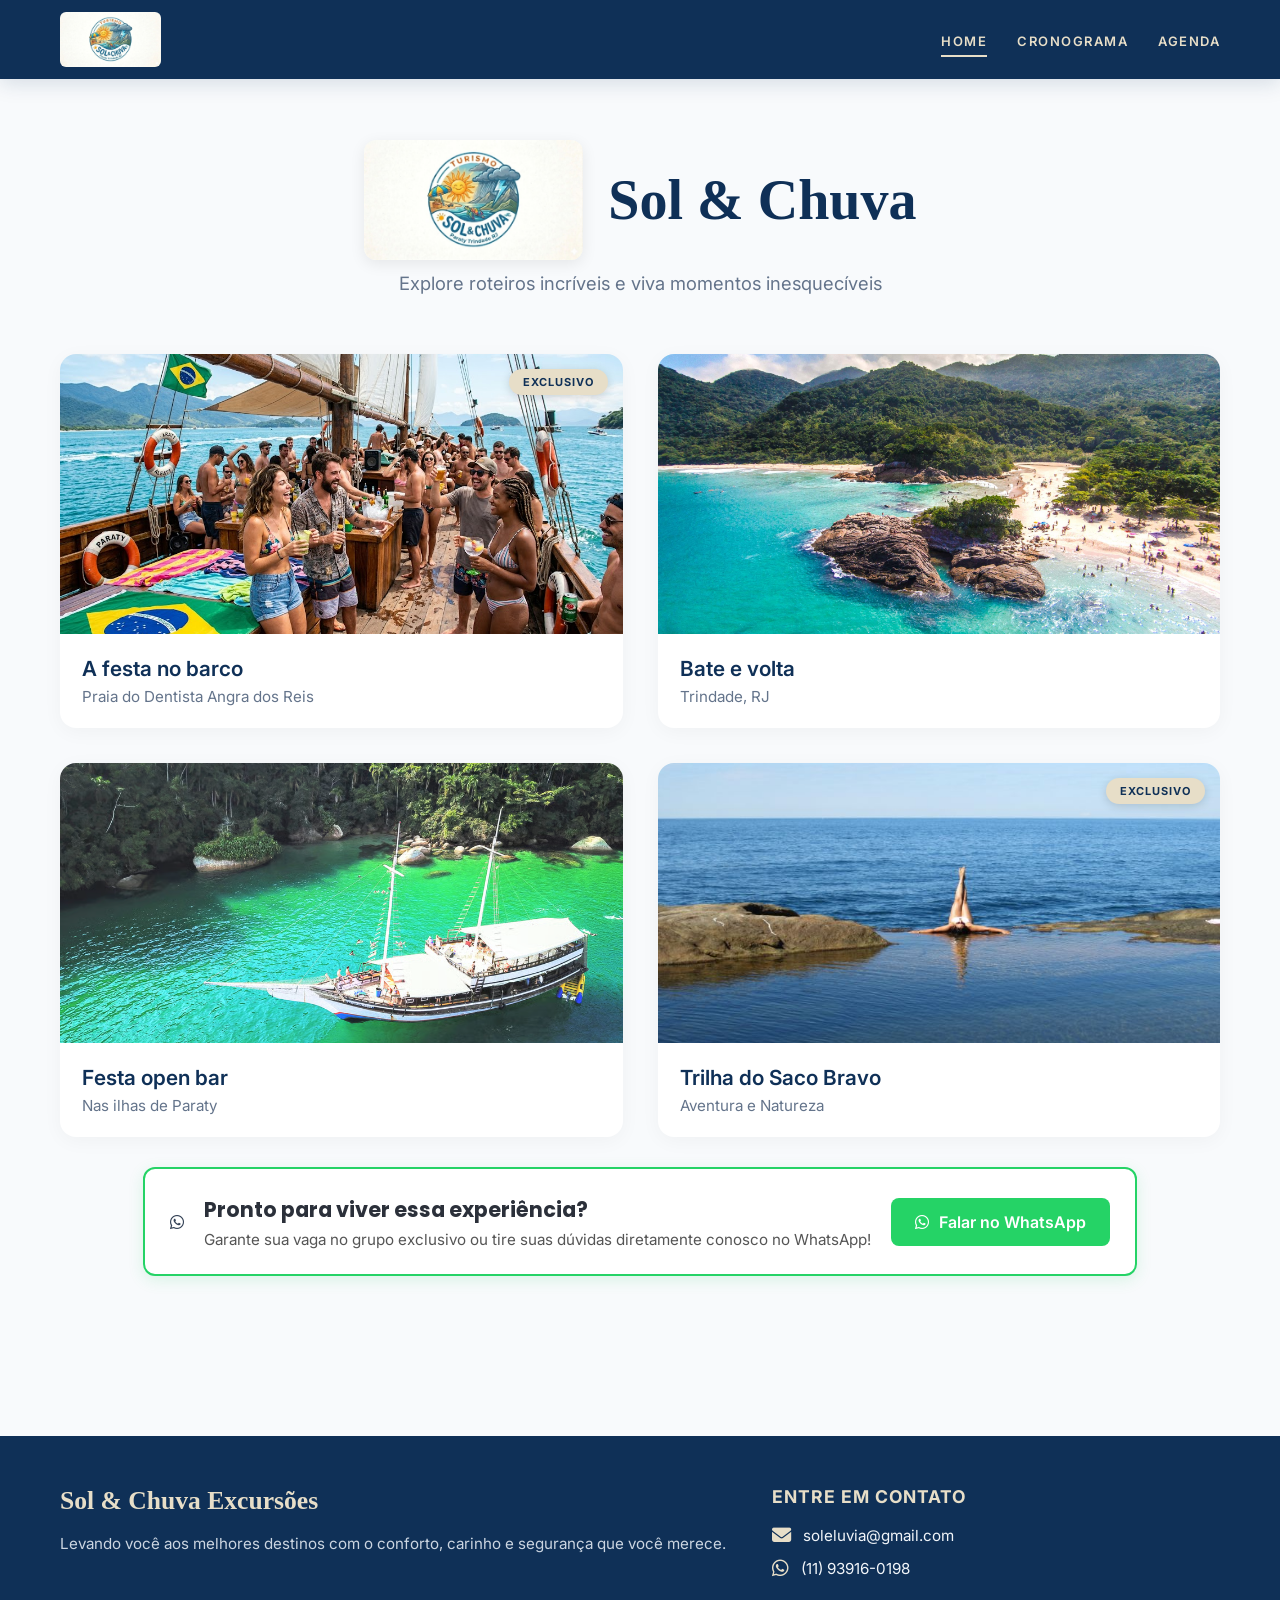
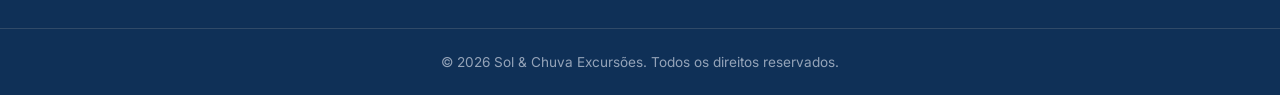
<file: index.html>
<!DOCTYPE html>
<html lang="pt-br">
<head>
    <meta charset="UTF-8">
    <meta name="viewport" content="width=device-width, initial-scale=1.0">
    <title>Excursão Sol & Chuva | Destinos Exclusivos</title>
    <!-- Fontes do Google -->
    <link rel="preconnect" href="https://fonts.googleapis.com">
    <link rel="preconnect" href="https://fonts.gstatic.com" crossorigin>
    <link href="https://fonts.googleapis.com/css2?family=Inter:wght@300;400;500;600;700&family=Poppins:wght@400;500;600&display=swap" rel="stylesheet">
    <!-- Icones FontAwesome -->
    <link rel="stylesheet" href="https://cdnjs.cloudflare.com/ajax/libs/font-awesome/6.4.2/css/all.min.css">
    <!-- Seu Estilo -->
    <link rel="stylesheet" href="in.css">
</head>
<body>

    <header>
        <nav class="menu">
            <div class="logo">
                <img src="soleluvia/sole.jpg" alt="Logo Sol & Chuva">
            </div>

            <div class="mobile-menu-icon" onclick="toggleMenu()">
                <div class="bar"></div>
                <div class="bar"></div>
                <div class="bar"></div>
            </div>
            
            <ul id="nav-list">
                <li><a href="index.html" class="active">Home</a></li>
                <li><a href="crono.html">Cronograma</a></li>
                <li><a href="agenda.html">Agenda</a></li>
                <!--<li><a href="#">Galeria</a></li>-->
            </ul>
        </nav>
    </header>

    <main>
        <!-- Bloco de Apresentação Principal -->
        <section class="hero-section">
            <div class="titulo-principal">
                <img src="soleluvia/sole.jpg" alt="Logo Sol & Chuva" class="logo-main">
                <h1>Sol & Chuva</h1>
            </div>
            <p class="subtitulo">Explore roteiros incríveis e viva momentos inesquecíveis</p>
        </section>

        <!-- Grid de Destinos -->
        <div class="grid-container">
            <!-- CARD 1 -->
            <a href="praia-do-dentista.html" class="card-link">
                <div class="card-excursao">
                    <div class="img-wrapper">
                        <img src="soleluvia/festitona.jpg" alt="Praia do Dentista em Angra dos Reis">
                        <span class="badge-exclusivo">Exclusivo</span>
                    </div>
                    <div class="card-info">
                        <h3>A festa no barco</h3>
                        <p>Praia do Dentista Angra dos Reis</p>
                    </div>
                </div>
            </a>
            
            <!-- CARD 2 -->
            <a href="trindade.html" class="card-link">
                <div class="card-excursao">
                    <div class="img-wrapper">
                        <img src="soleluvia/trindade.jpg" alt="Praia de Trindade em Paraty">
                    </div>
                    <div class="card-info">
                        <h3>Bate e volta</h3>
                        <p>Trindade, RJ</p>
                    </div>
                </div>
            </a>
            
            <!-- CARD 3 -->
            <a href="paraty-ilhas.html" class="card-link">
                <div class="card-excursao">
                    <div class="img-wrapper">
                        <img src="soleluvia/paraty.avif" alt="Ilha dos Cocos em Paraty">
                    </div>
                    <div class="card-info">
                        <h3>Festa open bar</h3>
                        <p>Nas ilhas de Paraty</p>
                    </div>
                </div>
            </a>
            
            <!-- CARD 4 -->
            <a href="saco-bravo.html" class="card-link">
                <div class="card-excursao">
                    <div class="img-wrapper">
                        <img src="soleluvia/bravo.jpg" alt="Cachoeira do Saco Bravo">
                        <span class="badge-exclusivo">Exclusivo</span>
                    </div>
                    <div class="card-info">
                        <h3>Trilha do Saco Bravo</h3>
                        <p>Aventura e Natureza</p>
                    </div>
                </div>
            </a>
        </div>
      <div class="whatsapp-cta-card">
    <div class="cta-icon">
        <i class="fa-brands fa-whatsapp"></i>
    </div>
    <div class="cta-content">
        <h3>Pronto para viver essa experiência?</h3>
        <p>Garante sua vaga no grupo exclusivo ou tire suas dúvidas diretamente conosco no WhatsApp!</p>
    </div>
    <a href="https://wa.me/5511939160198?text=Ol%C3%A1!%20Gostaria%20de%20saber%20mais%20e%20contratar%20o%20pacote%20de%20viagem." target="_blank" class="btn-whatsapp">
        <i class="fa-brands fa-whatsapp"></i> Falar no WhatsApp
    </a>
</div>
    </main>

    <footer>
        <div class="footer-container">
            <div class="footer-brand">
                <h3>Sol & Chuva Excursões</h3>
                <p>Levando você aos melhores destinos com o conforto, carinho e segurança que você merece.</p>
            </div>

            <div class="footer-contacts">
                <h4>Entre em Contato</h4>
                <a href="mailto:soleluvia@gmail.com" class="footer-link">
                    <i class="fa-solid fa-envelope"></i> soleluvia@gmail.com
                </a>
                <a href="https://wa.me/5511939160198" target="_blank" class="footer-link">
                    <i class="fa-brands fa-whatsapp"></i> (11) 93916-0198
                </a>
                
            </div>
        </div>

        <div class="footer-bottom">
            <p>&copy; 2026 Sol & Chuva Excursões. Todos os direitos reservados.</p>
        </div>
    </footer>

    <script src="res.js"></script>
</body>
</html>
</file>
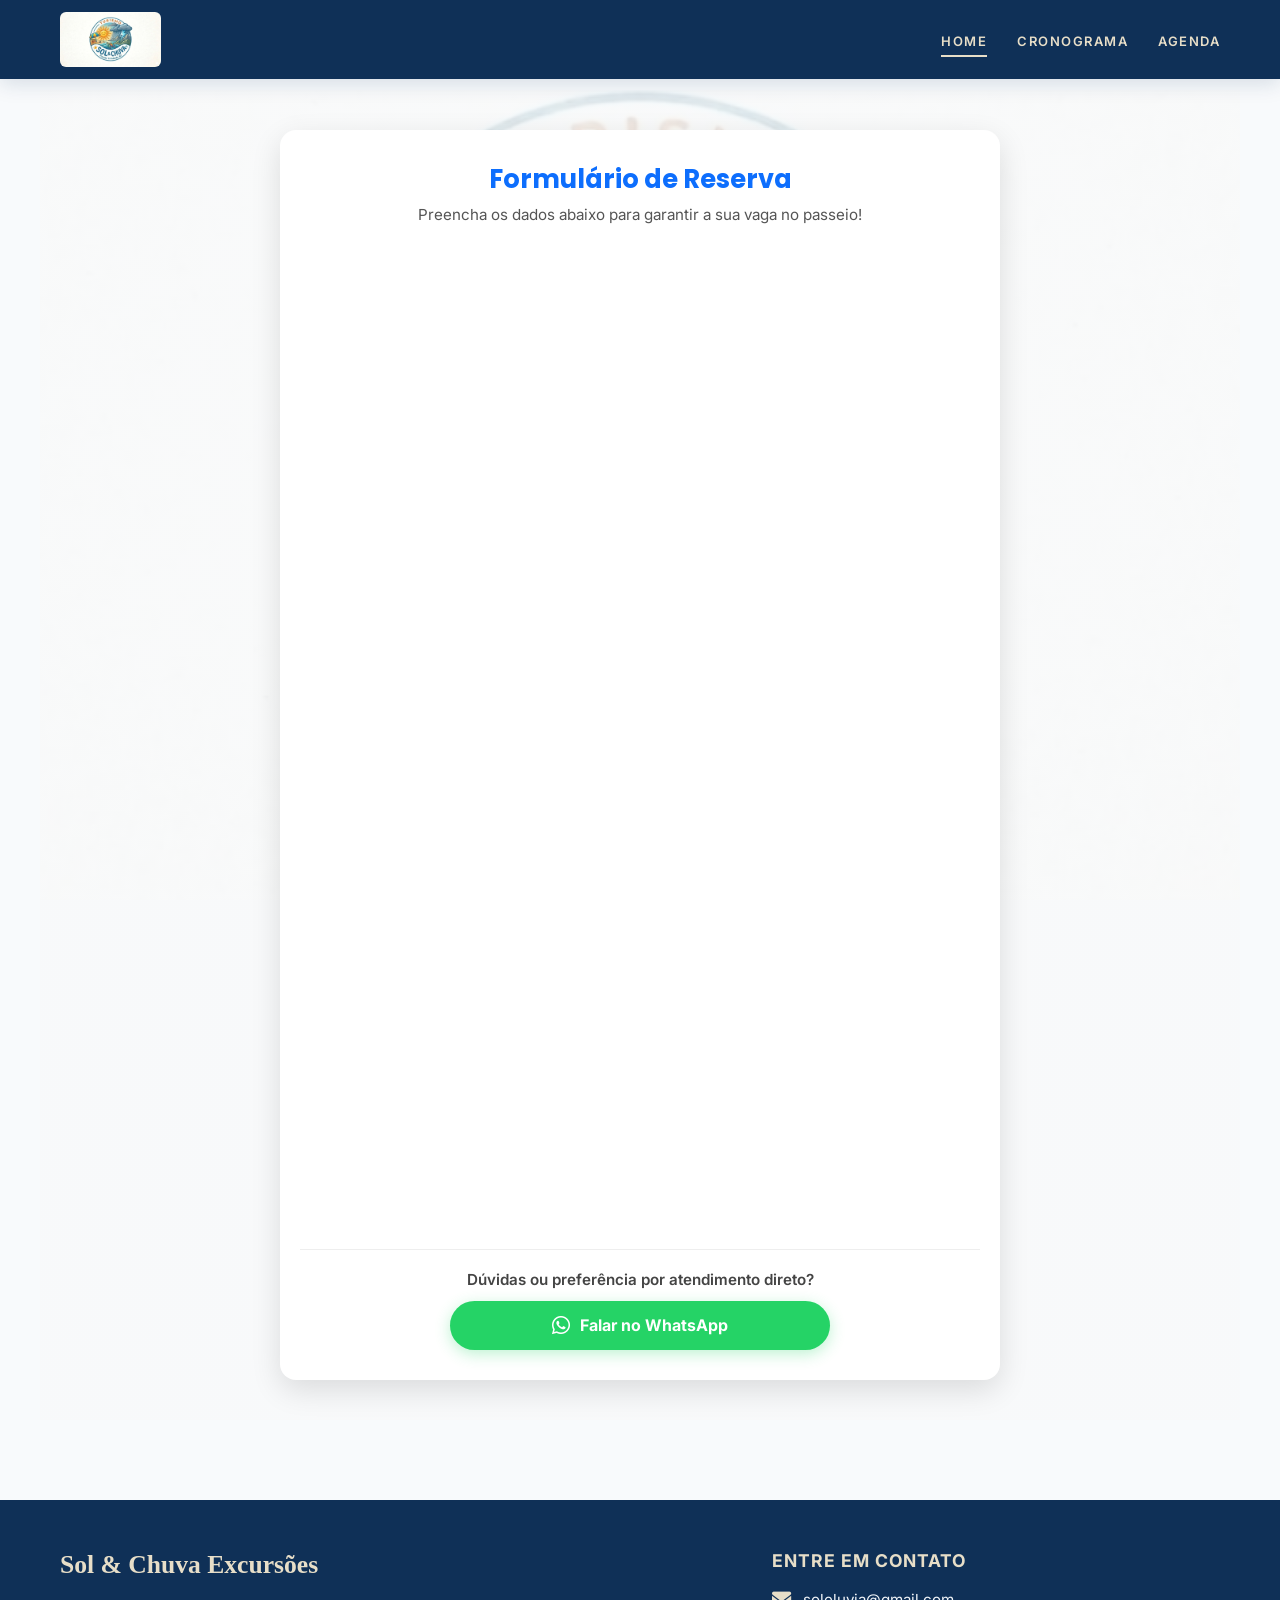
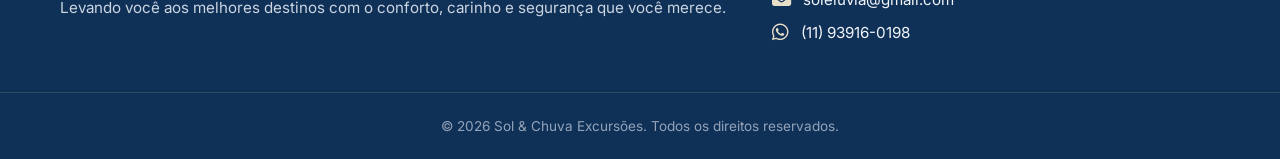
<file: agenda.html>
<!DOCTYPE html>
<html lang="pt-br">
<head>
    <meta charset="UTF-8">
    <meta name="viewport" content="width=device-width, initial-scale=1.0">
    <title>Excursão Sol & Chuva | Destinos Exclusivos</title>
    <!-- Fontes do Google -->
    <link rel="preconnect" href="https://fonts.googleapis.com">
    <link rel="preconnect" href="https://fonts.gstatic.com" crossorigin>
    <link href="https://fonts.googleapis.com/css2?family=Inter:wght@300;400;500;600;700&family=Poppins:wght@400;500;600&display=swap" rel="stylesheet">
    <!-- Icones FontAwesome -->
    <link rel="stylesheet" href="https://cdnjs.cloudflare.com/ajax/libs/font-awesome/6.4.2/css/all.min.css">
    <!-- Seu Estilo -->
    <link rel="stylesheet" href="in.css">
    <link rel="stylesheet" href="agendar.css">
</head>
<body>

    <header>
        <nav class="menu">
            <div class="logo">
                <img src="soleluvia/sole.jpg" alt="Logo Sol & Chuva">
            </div>

            <div class="mobile-menu-icon" onclick="toggleMenu()">
                <div class="bar"></div>
                <div class="bar"></div>
                <div class="bar"></div>
            </div>
            
            <ul id="nav-list">
                <li><a href="index.html" class="active">Home</a></li>
                <li><a href="crono.html">Cronograma</a></li>
                <li><a href="agenda.html">Agenda</a></li>
                <!--<li><a href="#">Galeria</a></li>-->
            </ul>
        </nav>
    </header>
    <main class="main-formulario">
        <div class="form-card">
            <div class="form-header">
                <h1>Formulário de Reserva</h1>
                <p>Preencha os dados abaixo para garantir a sua vaga no passeio!</p>
            </div>

            <!-- Iframe do Google Forms -->
            <div class="iframe-container">
                <iframe src="https://docs.google.com/forms/d/e/1FAIpQLSfoES-Q9HfaFh5xDXh19KFKDEkW-zflBT4xdM0i-vI4fTpv4A/viewform?embedded=true" height="980" frameborder="0" marginheight="0" marginwidth="0">Carregando…</iframe>
            </div>

            <!-- Botão do WhatsApp -->
            <div class="whatsapp-footer">
                <p>Dúvidas ou preferência por atendimento direto?</p>
                <a href="https://wa.me/5511939160198?text=Ol%C3%A1!%20Acabei%20de%20preencher%20o%20formul%C3%A1rio%20e%20gostaria%20de%20confirmar%20minha%20reserva." target="_blank" class="btn-whatsapp-form">
                    <i class="fa-brands fa-whatsapp"></i> Falar no WhatsApp
                </a>
            </div>
        </div>
    </main>
     <footer>
        <div class="footer-container">
            <div class="footer-brand">
                <h3>Sol & Chuva Excursões</h3>
                <p>Levando você aos melhores destinos com o conforto, carinho e segurança que você merece.</p>
            </div>

            <div class="footer-contacts">
                <h4>Entre em Contato</h4>
                <a href="mailto:soleluvia@gmail.com" class="footer-link">
                    <i class="fa-solid fa-envelope"></i>soleluvia@gmail.com
                </a>
                <a href="https://wa.me/5511939160198" target="_blank" class="footer-link">
                    <i class="fa-brands fa-whatsapp"></i> (11) 93916-0198
                </a>
                
            </div>
        </div>

        <div class="footer-bottom">
            <p>&copy; 2026 Sol & Chuva Excursões. Todos os direitos reservados.</p>
        </div>
    </footer>

    <script src="res.js"></script>
</body>
</html>
</file>
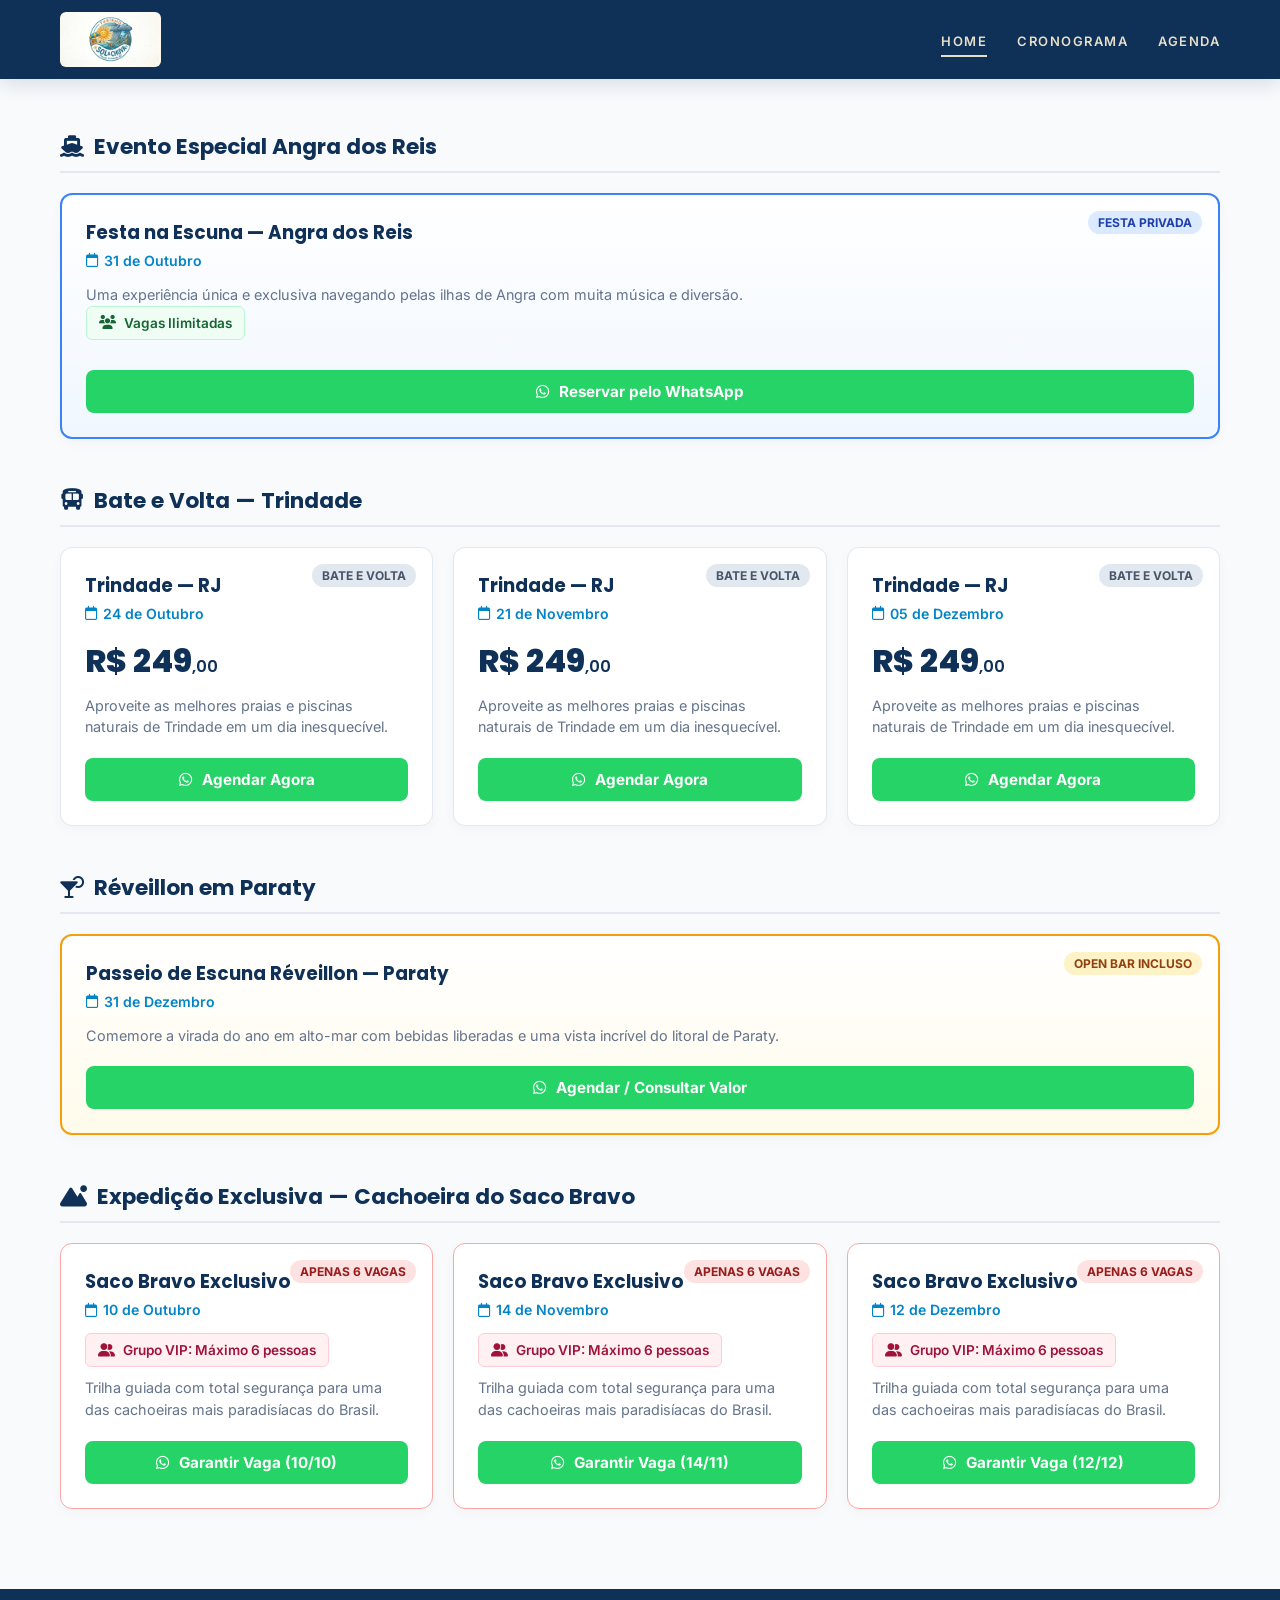
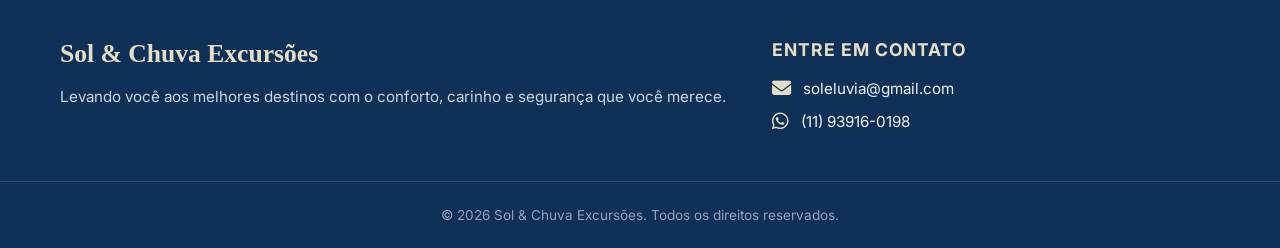
<file: crono.html>
<!DOCTYPE html>
<html lang="pt-br">
<head>
    <meta charset="UTF-8">
    <meta name="viewport" content="width=device-width, initial-scale=1.0">
    <title>Excursão Sol & Chuva | Destinos Exclusivos</title>
    <!-- Fontes do Google -->
    <link rel="preconnect" href="https://fonts.googleapis.com">
    <link rel="preconnect" href="https://fonts.gstatic.com" crossorigin>
    <link href="https://fonts.googleapis.com/css2?family=Inter:wght@300;400;500;600;700&family=Poppins:wght@400;500;600&display=swap" rel="stylesheet">
    <!-- Icones FontAwesome -->
    <link rel="stylesheet" href="https://cdnjs.cloudflare.com/ajax/libs/font-awesome/6.4.2/css/all.min.css">
    <!-- Seu Estil o -->
    <link rel="stylesheet" href="cronos.css">
</head>
<body>

    <header>
        <nav class="menu">
            <div class="logo">
                <img src="soleluvia/sole.jpg" alt="Logo Sol & Chuva">
            </div>

            <div class="mobile-menu-icon" onclick="toggleMenu()">
                <div class="bar"></div>
                <div class="bar"></div>
                <div class="bar"></div>
            </div>
            
            <ul id="nav-list">
                <li><a href="index.html" class="active">Home</a></li>
                <li><a href="crono.html">Cronograma</a></li>
                <li><a href="agenda.html">Agenda</a></li>
                <!--<li><a href="#">Galeria</a></li>-->
            </ul>
        </nav>
    </header>
<body>
    
<main class="cards-main-container">

    <!-- SEÇÃO 1: FESTA NA ESCUNA (ANGRA DOS REIS) -->
    <section class="cards-section">
        <h2 class="section-title"><i class="fa-solid fa-ship"></i> Evento Especial Angra dos Reis</h2>
        
        <div class="cards-grid grid-1">
            <article class="card card-destaque">
                <div class="card-tag tag-exclusivo">Festa Privada</div>
                <div class="card-header">
                    <h3>Festa na Escuna — Angra dos Reis</h3>
                    <div class="card-data"><i class="fa-regular fa-calendar"></i> 31 de Outubro</div>
                </div>
                <div class="card-body">
                    <p class="card-desc">Uma experiência única e exclusiva navegando pelas ilhas de Angra com muita música e diversão.</p>
                    <div class="card-vagas info-ilimitada"><i class="fa-solid fa-users"></i> Vagas Ilimitadas</div>
                </div>
                <div class="card-footer">
                    <a href="https://wa.me/5511939160198?text=Ol%C3%A1!%20Gostaria%20de%20reservar%20uma%20vaga%20para%20a%20Festa%20na%20Escuna%20em%20Angra%20dos%20Reis%20(31/10)." target="_blank" class="btn-whatsapp">
                        <i class="fa-brands fa-whatsapp"></i> Reservar pelo WhatsApp
                    </a>
                </div>
            </article>
        </div>
    </section>

    <!-- SEÇÃO 2: BATE E VOLTA (TRINDADE) -->
    <section class="cards-section">
        <h2 class="section-title"><i class="fa-solid fa-bus"></i> Bate e Volta — Trindade</h2>
        
        <div class="cards-grid grid-3">
            <!-- Card Trindade 1 -->
            <article class="card">
                <div class="card-tag">Bate e Volta</div>
                <div class="card-header">
                    <h3>Trindade — RJ</h3>
                    <div class="card-data"><i class="fa-regular fa-calendar"></i> 24 de Outubro</div>
                </div>
                <div class="card-body">
                    <div class="card-preco">R$ 249<span>,00</span></div>
                    <p class="card-desc">Aproveite as melhores praias e piscinas naturais de Trindade em um dia inesquecível.</p>
                </div>
                <div class="card-footer">
                    <a href="https://wa.me/5511939160198?text=Ol%C3%A1!%20Gostaria%20de%20agendar%20o%20Bate%20e%20Volta%20para%20Trindade%20no%20dia%2024/10." target="_blank" class="btn-whatsapp">
                        <i class="fa-brands fa-whatsapp"></i> Agendar Agora
                    </a>
                </div>
            </article>

            <!-- Card Trindade 2 -->
            <article class="card">
                <div class="card-tag">Bate e Volta</div>
                <div class="card-header">
                    <h3>Trindade — RJ</h3>
                    <div class="card-data"><i class="fa-regular fa-calendar"></i> 21 de Novembro</div>
                </div>
                <div class="card-body">
                    <div class="card-preco">R$ 249<span>,00</span></div>
                    <p class="card-desc">Aproveite as melhores praias e piscinas naturais de Trindade em um dia inesquecível.</p>
                </div>
                <div class="card-footer">
                    <a href="https://wa.me/5511939160198?text=Ol%C3%A1!%20Gostaria%20de%20agendar%20o%20Bate%20e%20Volta%20para%20Trindade%20no%20dia%2021/11." target="_blank" class="btn-whatsapp">
                        <i class="fa-brands fa-whatsapp"></i> Agendar Agora
                    </a>
                </div>
            </article>

            <!-- Card Trindade 3 -->
            <article class="card">
                <div class="card-tag">Bate e Volta</div>
                <div class="card-header">
                    <h3>Trindade — RJ</h3>
                    <div class="card-data"><i class="fa-regular fa-calendar"></i> 05 de Dezembro</div>
                </div>
                <div class="card-body">
                    <div class="card-preco">R$ 249<span>,00</span></div>
                    <p class="card-desc">Aproveite as melhores praias e piscinas naturais de Trindade em um dia inesquecível.</p>
                </div>
                <div class="card-footer">
                    <a href="https://wa.me/5511939160198?text=Ol%C3%A1!%20Gostaria%20de%20agendar%20o%20Bate%20e%20Volta%20para%20Trindade%20no%20dia%2005/12." target="_blank" class="btn-whatsapp">
                        <i class="fa-brands fa-whatsapp"></i> Agendar Agora
                    </a>
                </div>
            </article>
        </div>
    </section>

    <!-- SEÇÃO 3: REVEILLON / OPEN BAR (PARATY) -->
    <section class="cards-section">
        <h2 class="section-title"><i class="fa-solid fa-martini-glass-citrus"></i> Réveillon em Paraty</h2>
        
        <div class="cards-grid grid-1">
            <article class="card card-openbar">
                <div class="card-tag tag-openbar">Open Bar Incluso</div>
                <div class="card-header">
                    <h3>Passeio de Escuna Réveillon — Paraty</h3>
                    <div class="card-data"><i class="fa-regular fa-calendar"></i> 31 de Dezembro</div>
                </div>
                <div class="card-body">
                    <p class="card-desc">Comemore a virada do ano em alto-mar com bebidas liberadas e uma vista incrível do litoral de Paraty.</p>
                </div>
                <div class="card-footer">
                    <a href="https://wa.me/5511939160198?text=Ol%C3%A1!%20Gostaria%20de%20consultar%20valores%20e%20agendar%20o%20Passeio%20de%20Escuna%20Open%20Bar%20em%20Paraty%20(31/12)." target="_blank" class="btn-whatsapp">
                        <i class="fa-brands fa-whatsapp"></i> Agendar / Consultar Valor
                    </a>
                </div>
            </article>
        </div>
    </section>

    <!-- SEÇÃO 4: EXPEDIÇÃO EXCLUSIVA (CACHOEIRA DO SACO BRAVO) -->
    <section class="cards-section">
        <h2 class="section-title"><i class="fa-solid fa-mountain-sun"></i> Expedição Exclusiva — Cachoeira do Saco Bravo</h2>
        
        <div class="cards-grid grid-3">
            <!-- Card Saco Bravo 1 -->
            <article class="card card-vip">
                <div class="card-tag tag-vip">Apenas 6 Vagas</div>
                <div class="card-header">
                    <h3>Saco Bravo Exclusivo</h3>
                    <div class="card-data"><i class="fa-regular fa-calendar"></i> 10 de Outubro</div>
                </div>
                <div class="card-body">
                    <div class="card-vagas info-limitada"><i class="fa-solid fa-user-group"></i> Grupo VIP: Máximo 6 pessoas</div>
                    <p class="card-desc">Trilha guiada com total segurança para uma das cachoeiras mais paradisíacas do Brasil.</p>
                </div>
                <div class="card-footer">
                    <a href="https://wa.me/5511939160198?text=Ol%C3%A1!%20Gostaria%20de%20agendar%20uma%20vaga%20VIP%20para%20o%20Saco%20Bravo%20no%20dia%2010/10." target="_blank" class="btn-whatsapp">
                        <i class="fa-brands fa-whatsapp"></i> Garantir Vaga (10/10)
                    </a>
                </div>
            </article>

            <!-- Card Saco Bravo 2 -->
            <article class="card card-vip">
                <div class="card-tag tag-vip">Apenas 6 Vagas</div>
                <div class="card-header">
                    <h3>Saco Bravo Exclusivo</h3>
                    <div class="card-data"><i class="fa-regular fa-calendar"></i> 14 de Novembro</div>
                </div>
                <div class="card-body">
                    <div class="card-vagas info-limitada"><i class="fa-solid fa-user-group"></i> Grupo VIP: Máximo 6 pessoas</div>
                    <p class="card-desc">Trilha guiada com total segurança para uma das cachoeiras mais paradisíacas do Brasil.</p>
                </div>
                <div class="card-footer">
                    <a href="https://wa.me/5511939160198?text=Ol%C3%A1!%20Gostaria%20de%20agendar%20uma%20vaga%20VIP%20para%20o%20Saco%20Bravo%20no%20dia%2014/11." target="_blank" class="btn-whatsapp">
                        <i class="fa-brands fa-whatsapp"></i> Garantir Vaga (14/11)
                    </a>
                </div>
            </article>

            <!-- Card Saco Bravo 3 -->
            <article class="card card-vip">
                <div class="card-tag tag-vip">Apenas 6 Vagas</div>
                <div class="card-header">
                    <h3>Saco Bravo Exclusivo</h3>
                    <div class="card-data"><i class="fa-regular fa-calendar"></i> 12 de Dezembro</div>
                </div>
                <div class="card-body">
                    <div class="card-vagas info-limitada"><i class="fa-solid fa-user-group"></i> Grupo VIP: Máximo 6 pessoas</div>
                    <p class="card-desc">Trilha guiada com total segurança para uma das cachoeiras mais paradisíacas do Brasil.</p>
                </div>
                <div class="card-footer">
                    <a href="https://wa.me/5511939160198?text=Ol%C3%A1!%20Gostaria%20de%20agendar%20uma%20vaga%20VIP%20para%20o%20Saco%20Bravo%20no%20dia%2012/12." target="_blank" class="btn-whatsapp">
                        <i class="fa-brands fa-whatsapp"></i> Garantir Vaga (12/12)
                    </a>
                </div>
            </article>
        </div>
    </section>

</main>

    <!-- FOOTER -->
    <footer id="contato">
        <div class="footer-container">
            <div class="footer-brand">
                <h3>Sol & Chuva Excursões</h3>
                <p>Levando você aos melhores destinos com o conforto, carinho e segurança que você merece.</p>
            </div>

            <div class="footer-contacts">
                <h4>Entre em Contato</h4>
                <a href="mailto:soleluvia@gmail.com" class="footer-link">
                    <i class="fa-solid fa-envelope"></i>soleluvia@gmail.com
                </a>
                <a href="https://wa.me/5511939160198" target="_blank" class="footer-link">
                    <i class="fa-brands fa-whatsapp"></i> (11) 93916-0198
                </a>
              
            </div>
        </div>

        <div class="footer-bottom">
            <p>&copy; 2026 Sol & Chuva Excursões. Todos os direitos reservados.</p>
        </div>
    </footer>
     <script src="res.js"></script>
</body>
</html>
</file>
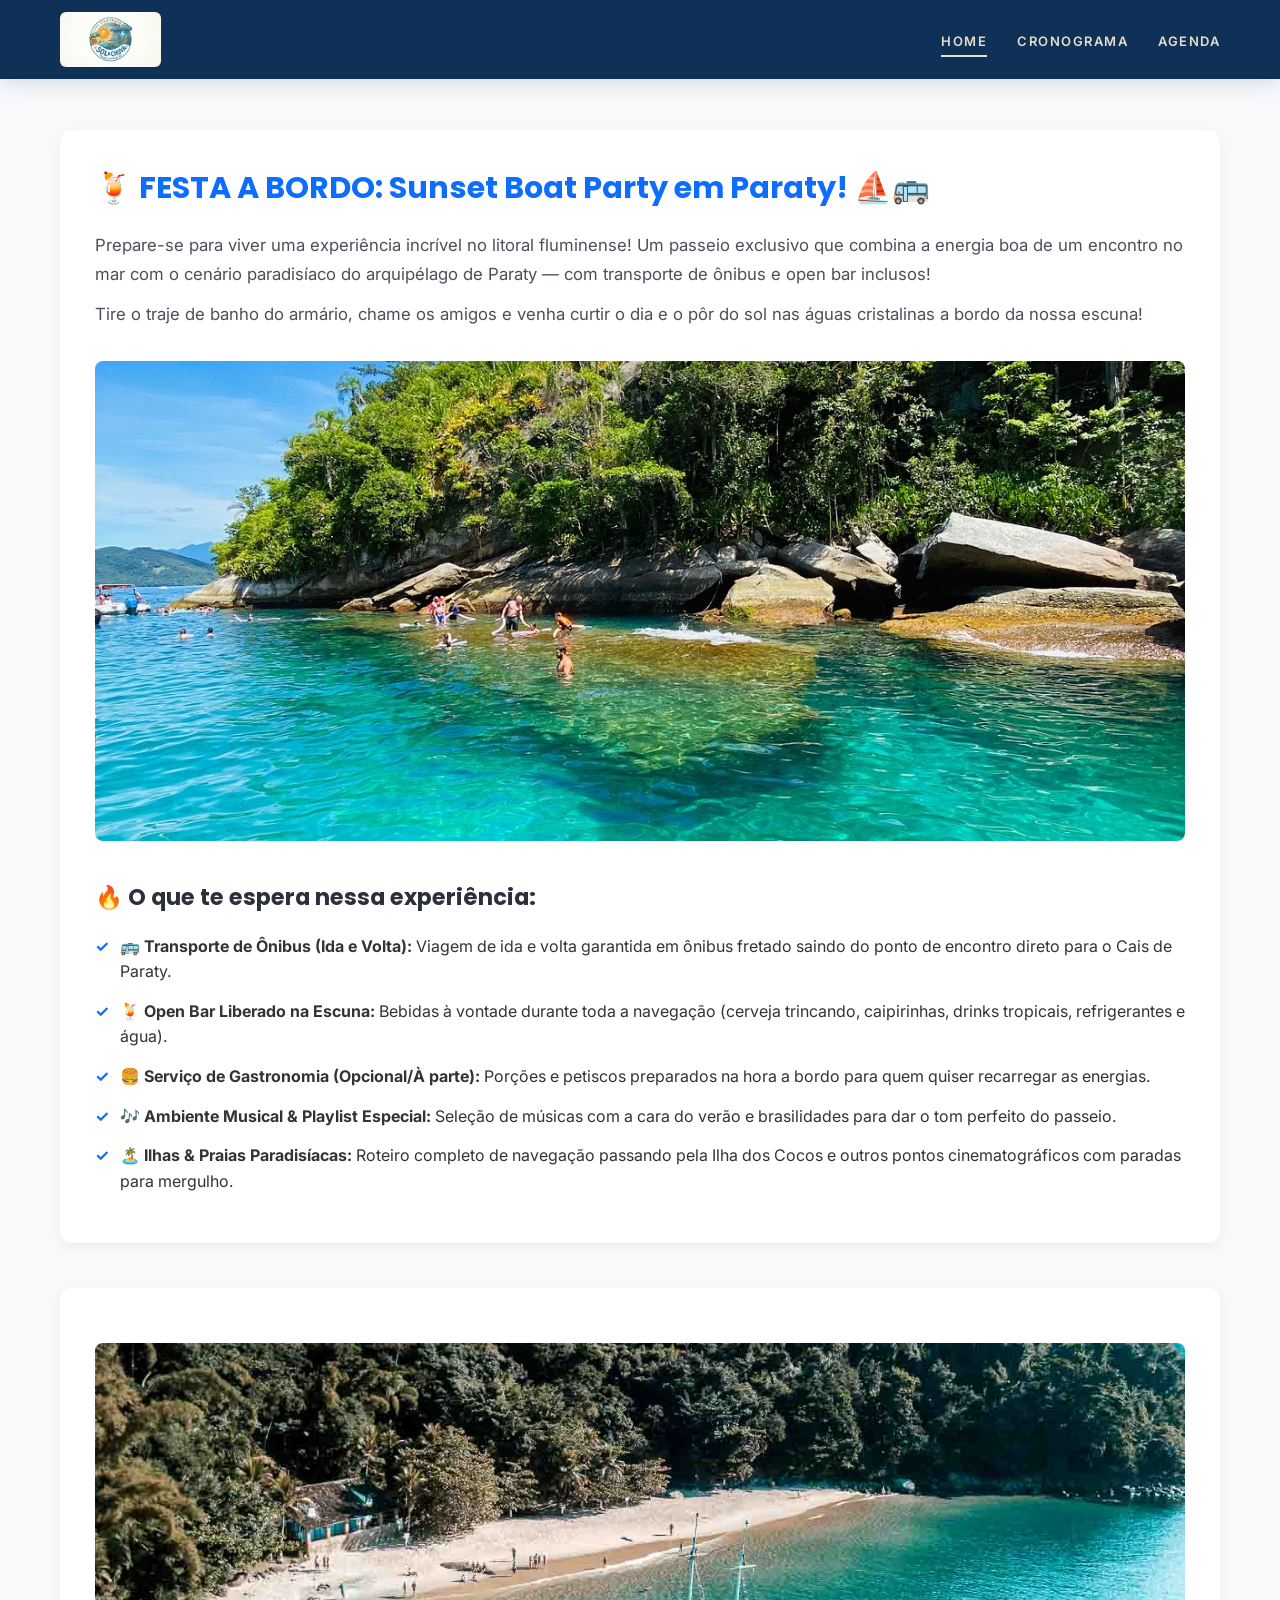
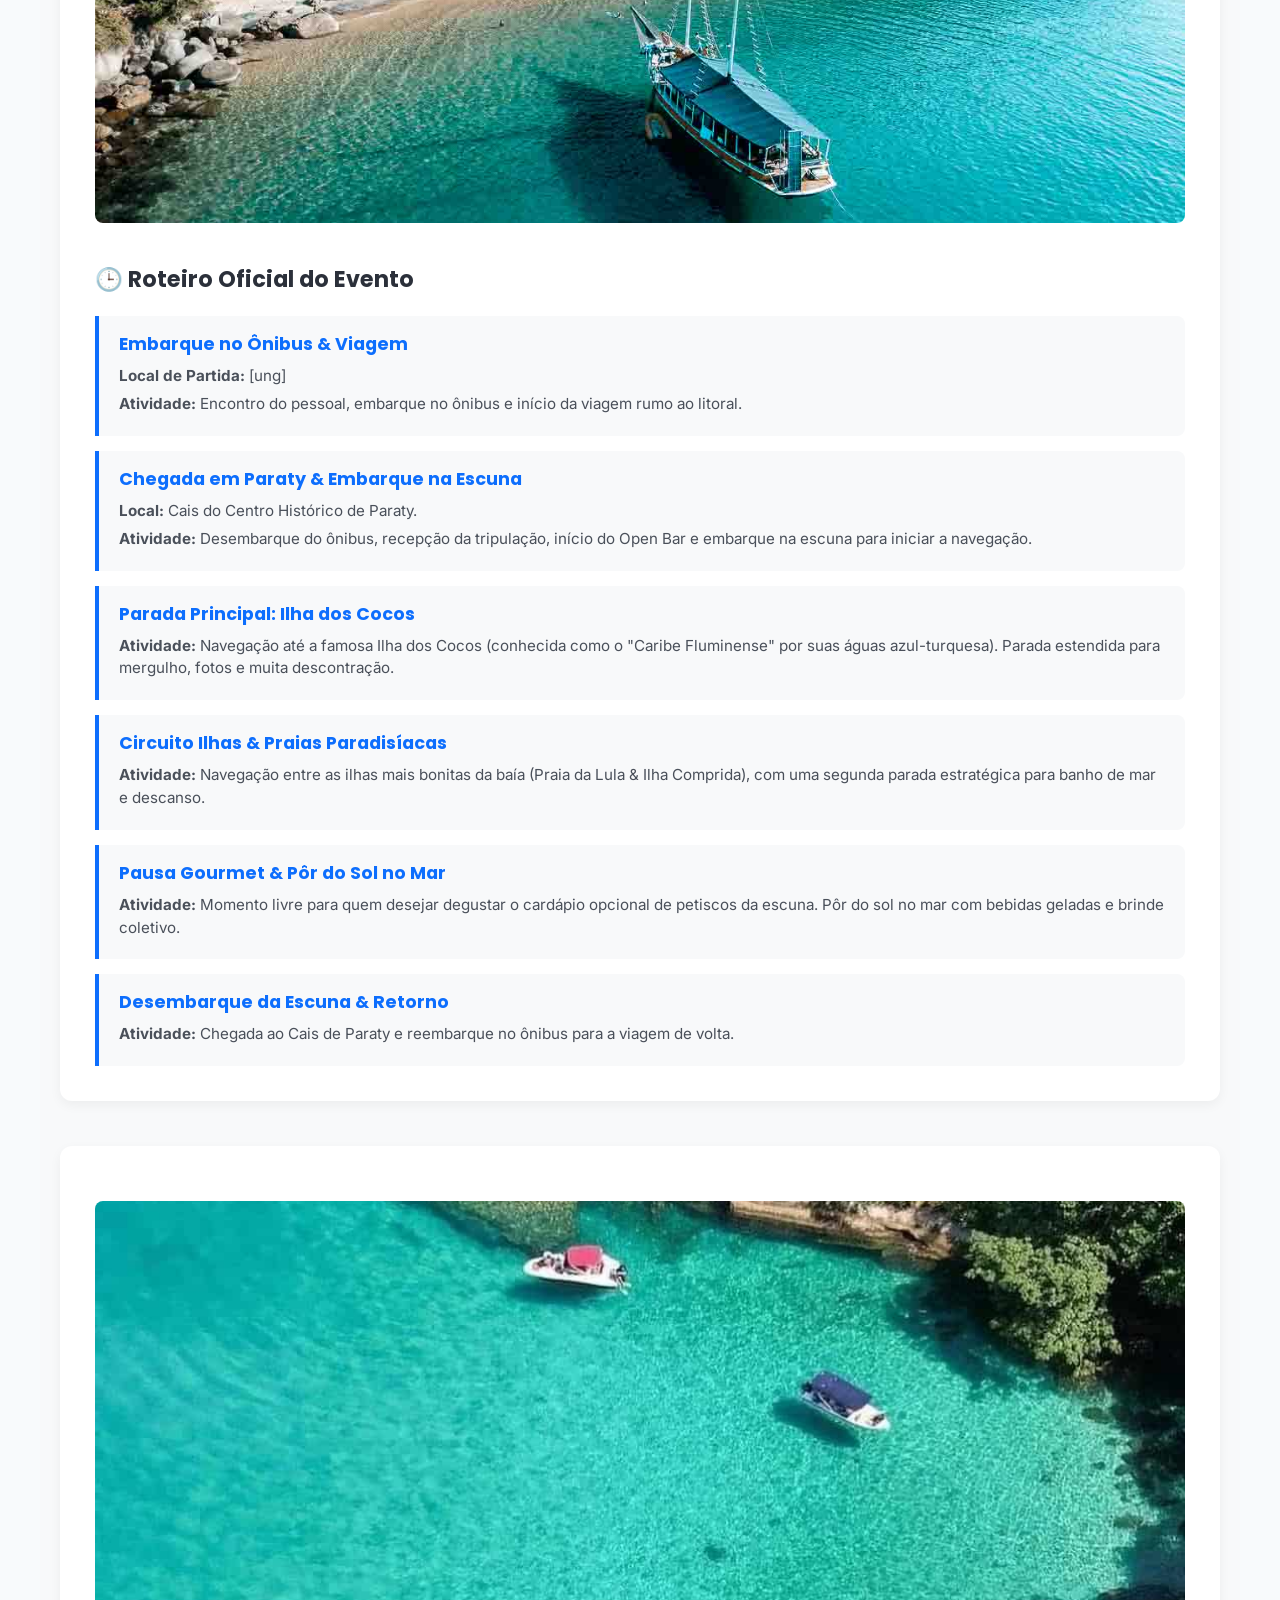
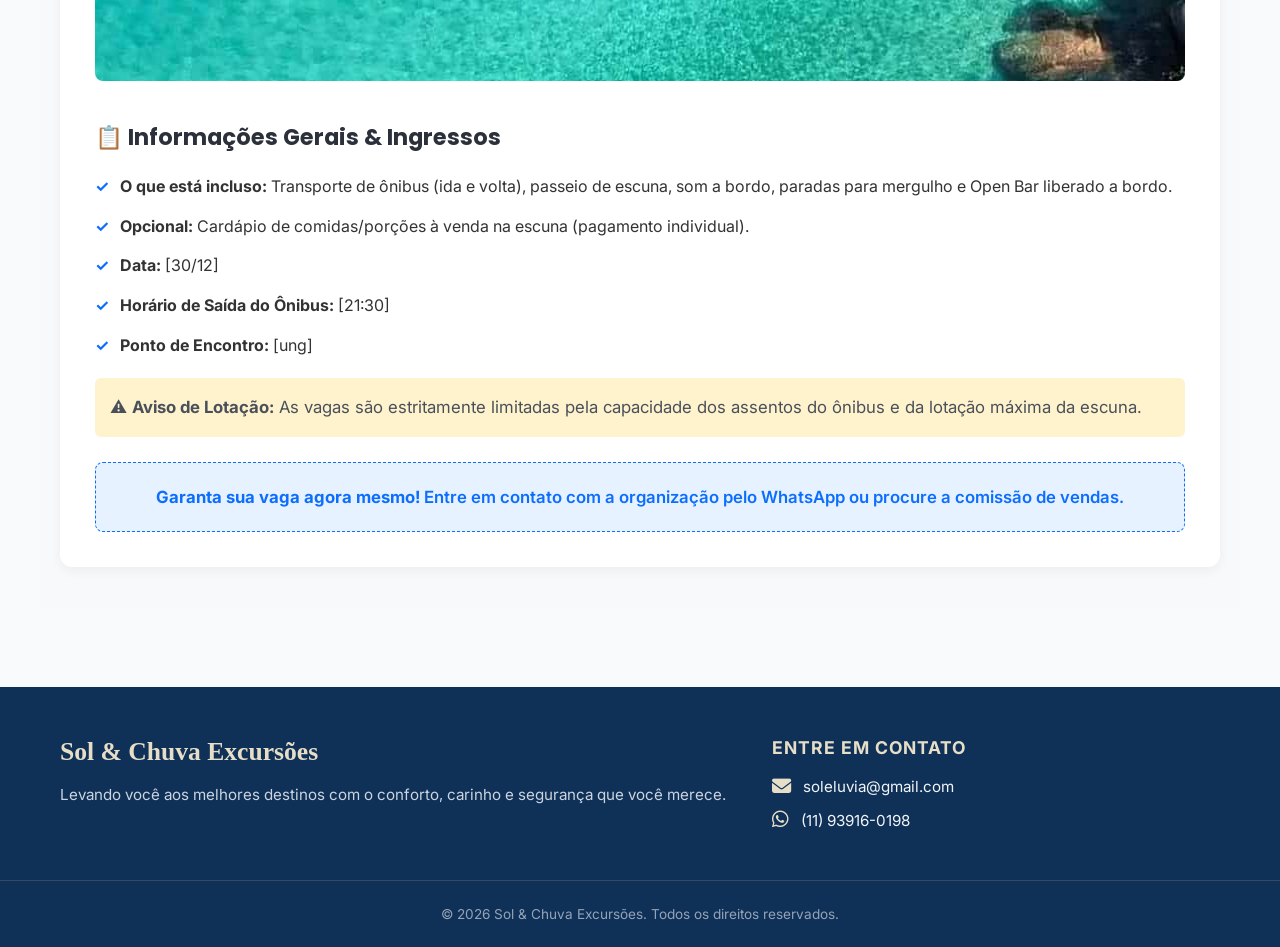
<file: paraty-ilhas.html>
<!DOCTYPE html>
<html lang="pt-br">
<head>
    <meta charset="UTF-8">
    <meta name="viewport" content="width=device-width, initial-scale=1.0">
    <title>Excursão Sol & Chuva | Destinos Exclusivos</title>
    <!-- Fontes do Google -->
    <link rel="preconnect" href="https://fonts.googleapis.com">
    <link rel="preconnect" href="https://fonts.gstatic.com" crossorigin>
    <link href="https://fonts.googleapis.com/css2?family=Inter:wght@300;400;500;600;700&family=Poppins:wght@400;500;600&display=swap" rel="stylesheet">
    <!-- Icones FontAwesome -->
    <link rel="stylesheet" href="https://cdnjs.cloudflare.com/ajax/libs/font-awesome/6.4.2/css/all.min.css">
    <!-- Seu Estilo -->
    <link rel="stylesheet" href="in.css">
    <link rel="stylesheet" href="parati.css">
</head>
<body>

    <header>
        <nav class="menu">
            <div class="logo">
                <img src="soleluvia/sole.jpg" alt="Logo Sol & Chuva">
            </div>

            <div class="mobile-menu-icon" onclick="toggleMenu()">
                <div class="bar"></div>
                <div class="bar"></div>
                <div class="bar"></div>
            </div>
            
            <ul id="nav-list">
                <li><a href="index.html" class="active">Home</a></li>
                <li><a href="crono.html">Cronograma</a></li>
                <li><a href="agenda.html">agenda</a></li>
               <!--- <li><a href="#">Galeria</a></li>-->
            </ul>
        </nav>
    </header>

    <main>
     <div class="nomemm">
            <div class="prime">
                <h2>🍹 FESTA A BORDO: Sunset Boat Party em Paraty! ⛵🚌</h2>
                <p>Prepare-se para viver uma experiência incrível no litoral fluminense! Um passeio exclusivo que combina a energia boa de um encontro no mar com o cenário paradisíaco do arquipélago de Paraty — com transporte de ônibus e open bar inclusos!</p>
                <p>Tire o traje de banho do armário, chame os amigos e venha curtir o dia e o pôr do sol nas águas cristalinas a bordo da nossa escuna!</p>
                
                <img src="soleluvia/ilhas do coco.jpg" alt="Ilha dos Cocos em Paraty">
                
                <h3>🔥 O que te espera nessa experiência:</h3>
                <ul>
                    <li><strong>🚌 Transporte de Ônibus (Ida e Volta):</strong> Viagem de ida e volta garantida em ônibus fretado saindo do ponto de encontro direto para o Cais de Paraty.</li>
                    <li><strong>🍹 Open Bar Liberado na Escuna:</strong> Bebidas à vontade durante toda a navegação (cerveja trincando, caipirinhas, drinks tropicais, refrigerantes e água).</li>
                    <li><strong>🍔 Serviço de Gastronomia (Opcional/À parte):</strong> Porções e petiscos preparados na hora a bordo para quem quiser recarregar as energias.</li>
                    <li><strong>🎶 Ambiente Musical & Playlist Especial:</strong> Seleção de músicas com a cara do verão e brasilidades para dar o tom perfeito do passeio.</li>
                    <li><strong>🏝️ Ilhas & Praias Paradisíacas:</strong> Roteiro completo de navegação passando pela Ilha dos Cocos e outros pontos cinematográficos com paradas para mergulho.</li>
                </ul>
            </div>

            <div class="seguns">
                <img src="soleluvia/casanapraia.jpg" alt="Paraty e Praias">
                <h3>🕒 Roteiro Oficial do Evento</h3>
                
                <div class="cronograma-box">
                    <div class="cronograma-item">
                        <h4>Embarque no Ônibus & Viagem</h4>
                        <p><strong>Local de Partida:</strong> [ung]</p>
                        <p><strong>Atividade:</strong> Encontro do pessoal, embarque no ônibus e início da viagem rumo ao litoral.</p>
                    </div>
                    <div class="cronograma-item">
                        <h4>Chegada em Paraty & Embarque na Escuna</h4>
                        <p><strong>Local:</strong> Cais do Centro Histórico de Paraty.</p>
                        <p><strong>Atividade:</strong> Desembarque do ônibus, recepção da tripulação, início do Open Bar e embarque na escuna para iniciar a navegação.</p>
                    </div>
                    <div class="cronograma-item">
                        <h4>Parada Principal: Ilha dos Cocos</h4>
                        <p><strong>Atividade:</strong> Navegação até a famosa Ilha dos Cocos (conhecida como o "Caribe Fluminense" por suas águas azul-turquesa). Parada estendida para mergulho, fotos e muita descontração.</p>
                    </div>
                    <div class="cronograma-item">
                        <h4>Circuito Ilhas & Praias Paradisíacas</h4>
                        <p><strong>Atividade:</strong> Navegação entre as ilhas mais bonitas da baía (Praia da Lula & Ilha Comprida), com uma segunda parada estratégica para banho de mar e descanso.</p>
                    </div>
                    <div class="cronograma-item">
                        <h4>Pausa Gourmet & Pôr do Sol no Mar</h4>
                        <p><strong>Atividade:</strong> Momento livre para quem desejar degustar o cardápio opcional de petiscos da escuna. Pôr do sol no mar com bebidas geladas e brinde coletivo.</p>
                    </div>
                    <div class="cronograma-item">
                        <h4>Desembarque da Escuna & Retorno</h4>
                        <p><strong>Atividade:</strong> Chegada ao Cais de Paraty e reembarque no ônibus para a viagem de volta.</p>
                    </div>
                </div>
            </div>

            <div class="tercs">
                <img src="soleluvia/ilha-dos-cocos-07 (1).jpg" alt="Passeio de Escuna Ilha dos Cocos">
                <h3>📋 Informações Gerais & Ingressos</h3>
                <ul>
                    <li><strong>O que está incluso:</strong> Transporte de ônibus (ida e volta), passeio de escuna, som a bordo, paradas para mergulho e Open Bar liberado a bordo.</li>
                    <li><strong>Opcional:</strong> Cardápio de comidas/porções à venda na escuna (pagamento individual).</li>
                    <li><strong>Data:</strong> [30/12]</li>
                    <li><strong>Horário de Saída do Ônibus:</strong> [21:30]</li>
                    <li><strong>Ponto de Encontro:</strong> [ung]</li>
                </ul>

                <p class="aviso-ambiental">⚠️ <strong>Aviso de Lotação:</strong> As vagas são estritamente limitadas pela capacidade dos assentos do ônibus e da lotação máxima da escuna.</p>

                <div class="reserva-action">
                    <p><strong>Garanta sua vaga agora mesmo!</strong> Entre em contato com a organização pelo WhatsApp ou procure a comissão de vendas.</p>
                </div>
            </div>
        </div>
    </main>

    <footer>
        <div class="footer-container">
            <div class="footer-brand">
                <h3>Sol & Chuva Excursões</h3>
                <p>Levando você aos melhores destinos com o conforto, carinho e segurança que você merece.</p>
            </div>

            <div class="footer-contacts">
                <h4>Entre em Contato</h4>
                <a href="mailto:soleluvia@gmail.com" class="footer-link">
                    <i class="fa-solid fa-envelope"></i> soleluvia@gmail.com
                </a>
                <a href="https://wa.me/5511939160198" target="_blank" class="footer-link">
                    <i class="fa-brands fa-whatsapp"></i> (11) 93916-0198
                </a>
               
            </div>
        </div>

        <div class="footer-bottom">
            <p>&copy; 2026 Sol & Chuva Excursões. Todos os direitos reservados.</p>
        </div>
    </footer>

    <script src="res.js"></script>
</body>
</html>
</file>
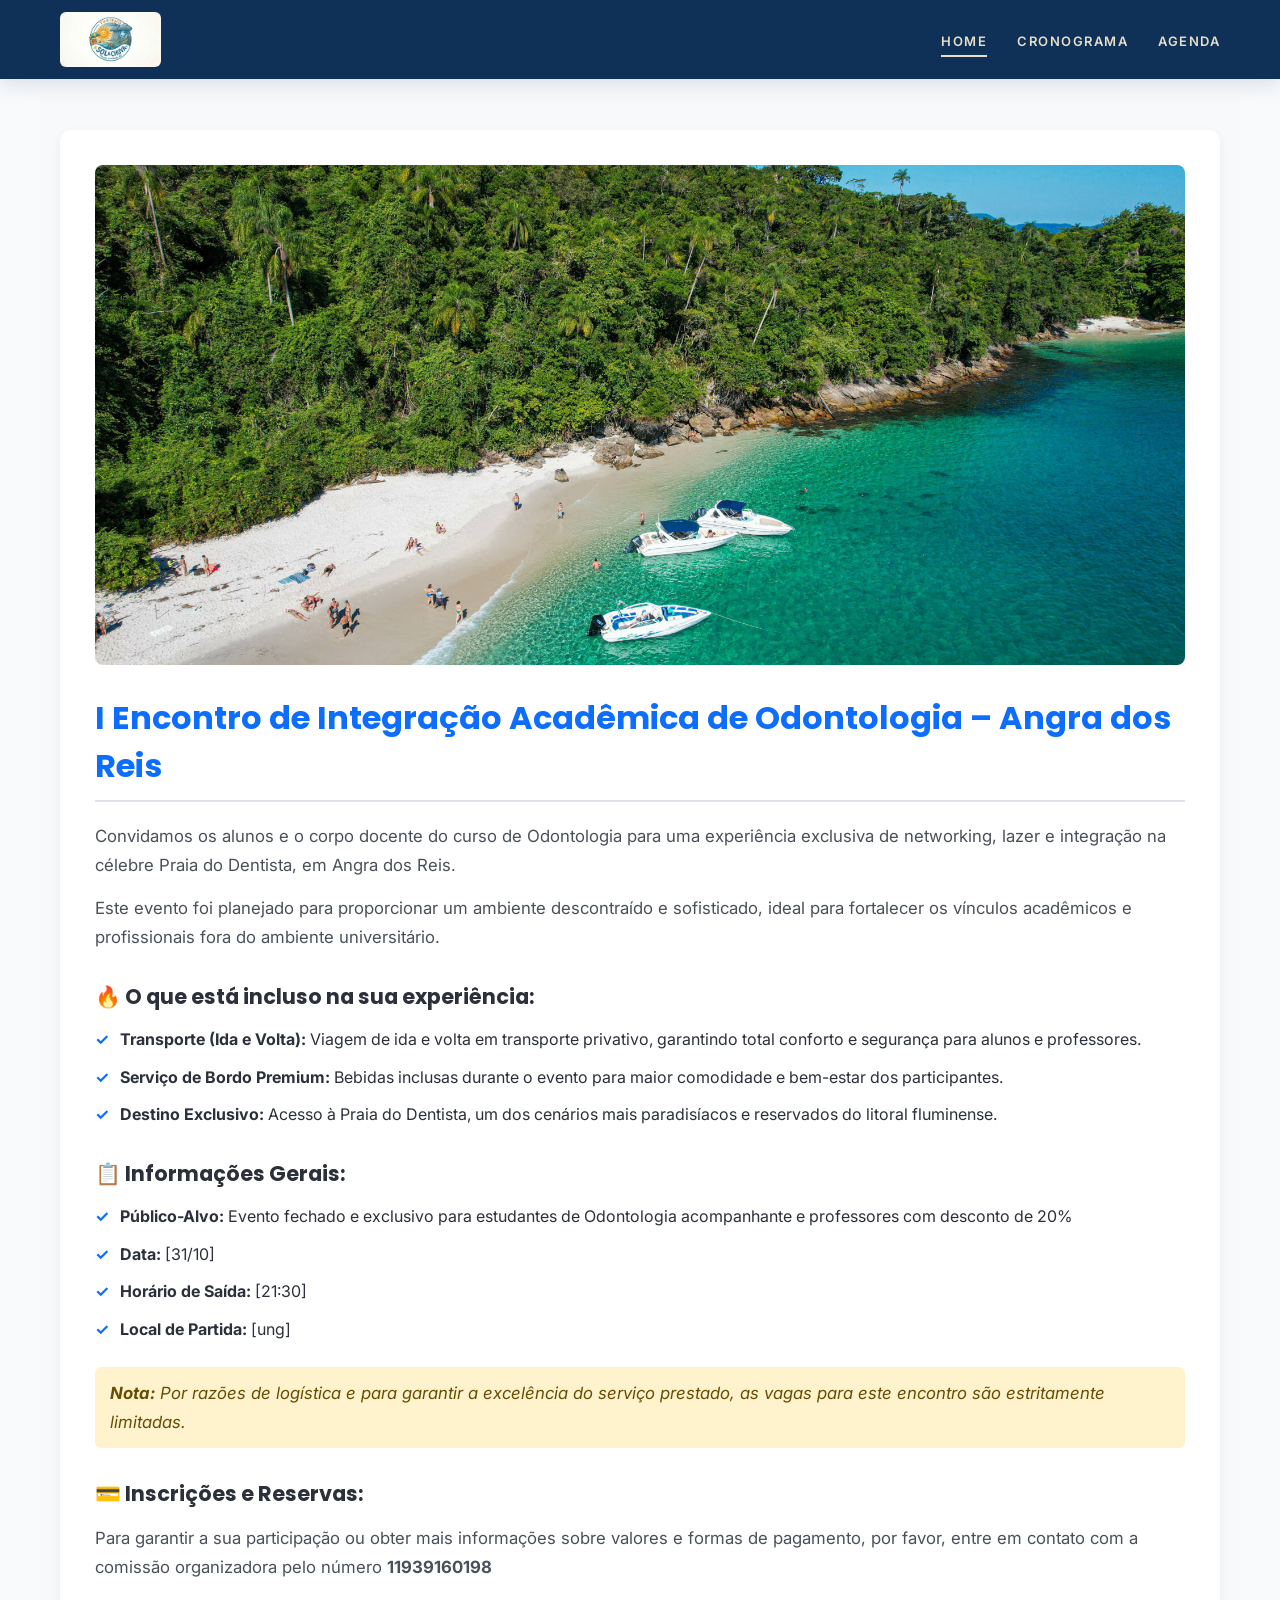
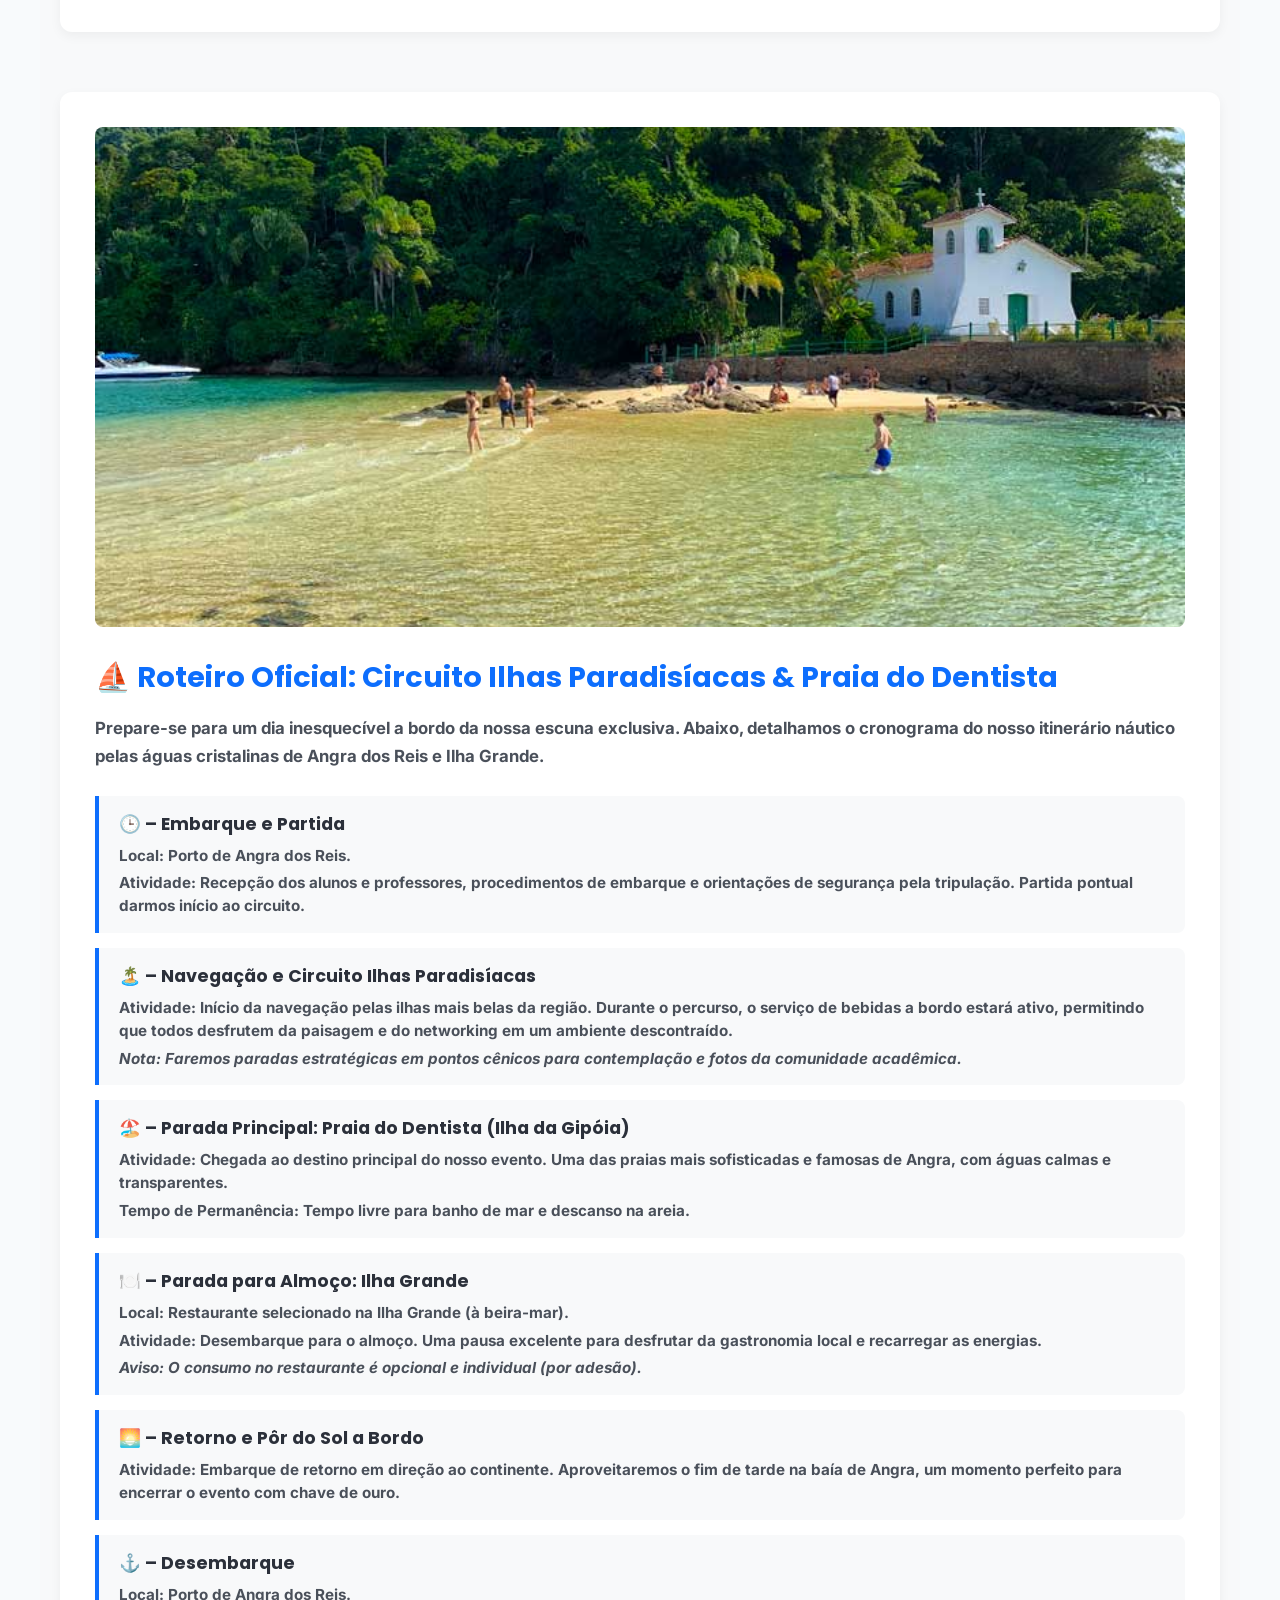
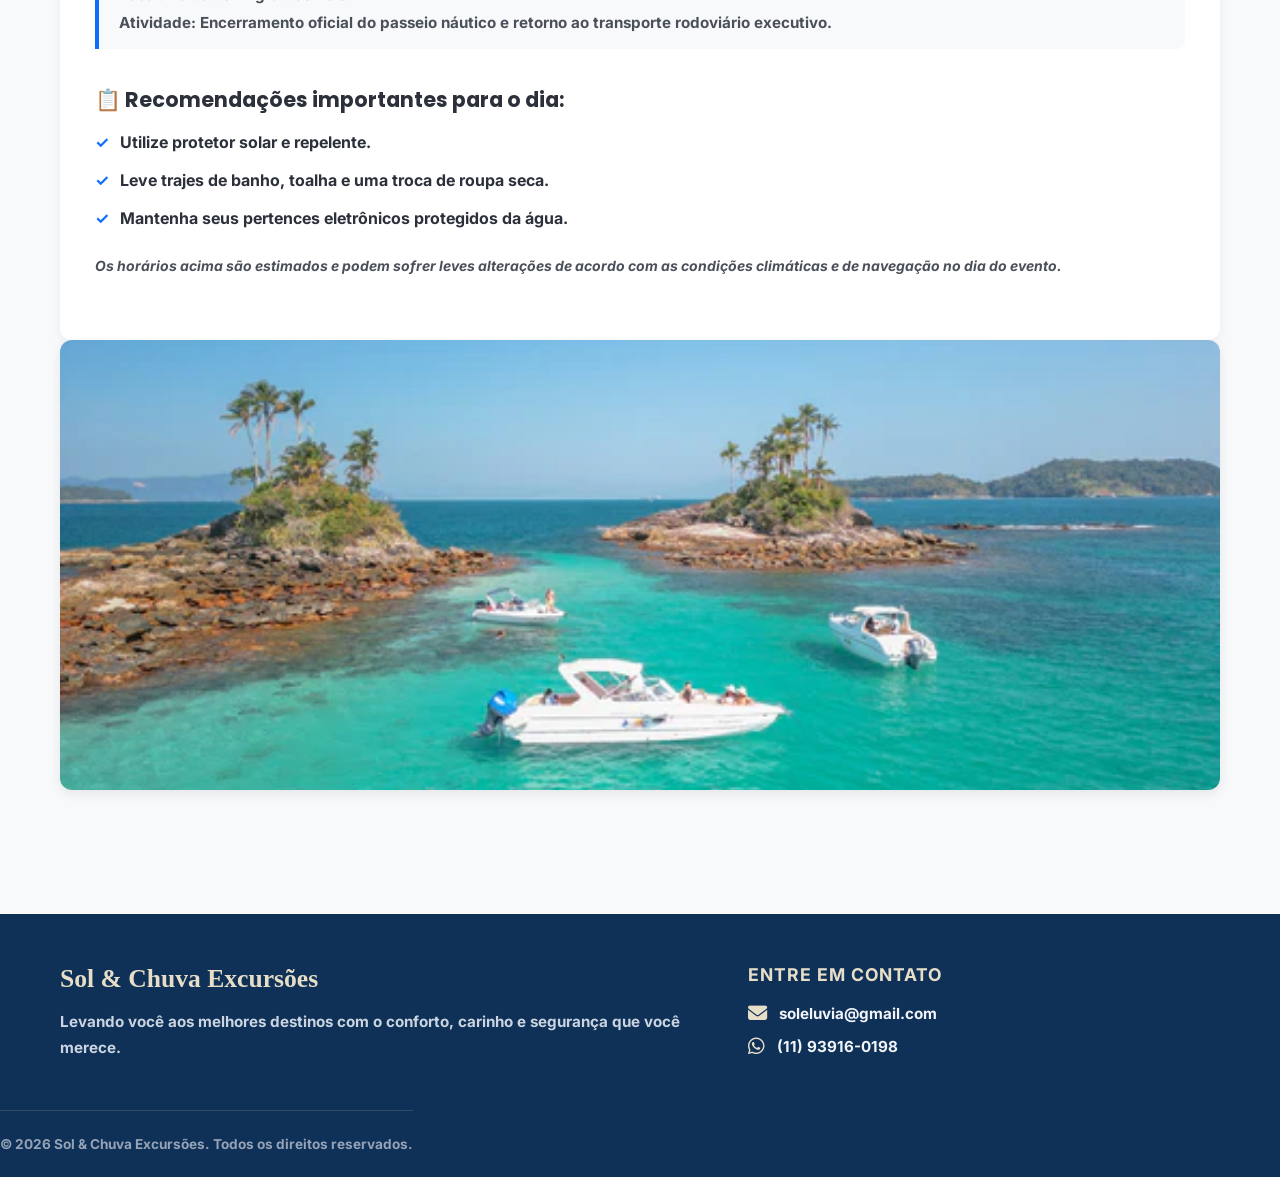
<file: praia-do-dentista.html>
<!DOCTYPE html>
<html lang="pt-br">
<head>
    <meta charset="UTF-8">
    <meta name="viewport" content="width=device-width, initial-scale=1.0">
    <title>Excursão Sol & Chuva | Destinos Exclusivos</title>
    <!-- Fontes do Google -->
    <link rel="preconnect" href="https://fonts.googleapis.com">
    <link rel="preconnect" href="https://fonts.gstatic.com" crossorigin>
    <link href="https://fonts.googleapis.com/css2?family=Inter:wght@300;400;500;600;700&family=Poppins:wght@400;500;600&display=swap" rel="stylesheet">
    <!-- Icones FontAwesome -->
    <link rel="stylesheet" href="https://cdnjs.cloudflare.com/ajax/libs/font-awesome/6.4.2/css/all.min.css">
    <!-- Seu Estilo -->
    <link rel="stylesheet" href="in.css">
    <link rel="stylesheet" href="praiadentista.css">
</head>
<body>

    <header>
        <nav class="menu">
            <div class="logo">
                <img src="soleluvia/sole.jpg" alt="Logo Sol & Chuva">
            </div>

            <div class="mobile-menu-icon" onclick="toggleMenu()">
                <div class="bar"></div>
                <div class="bar"></div>
                <div class="bar"></div>
            </div>
            
            <ul id="nav-list">
                <li><a href="index.html" class="active">Home</a></li>
                <li><a href="crono.html">Cronograma</a></li>
                <li><a href="agenda.html">agenda</a></li>
             <!---  <li><a href="#">Galeria</a></li>-->
            </ul>
        </nav>
    </header>
<main>
        <div class="Principal">
            <div class="sec">
                <img src="soleluvia/dwww.jpg" alt="praia do Dentista">
                <h2>I Encontro de Integração Acadêmica de Odontologia – Angra dos Reis</h2>
                
                <p>Convidamos os alunos e o corpo docente do curso de Odontologia para uma experiência exclusiva de networking, lazer e integração na célebre Praia do Dentista, em Angra dos Reis.</p>

                <p>Este evento foi planejado para proporcionar um ambiente descontraído e sofisticado, ideal para fortalecer os vínculos acadêmicos e profissionais fora do ambiente universitário.</p>

                <h3>🔥 O que está incluso na sua experiência:</h3>
                <ul>
                    <li><strong>Transporte (Ida e Volta):</strong> Viagem de ida e volta em transporte privativo, garantindo total conforto e segurança para alunos e professores.</li>
                    <li><strong>Serviço de Bordo Premium:</strong> Bebidas inclusas durante o evento para maior comodidade e bem-estar dos participantes.</li>
                    <li><strong>Destino Exclusivo:</strong> Acesso à Praia do Dentista, um dos cenários mais paradisíacos e reservados do litoral fluminense.</li>
                </ul>

                <h3>📋 Informações Gerais:</h3>
                <ul>
                    <li><strong>Público-Alvo:</strong> Evento fechado e exclusivo para estudantes de Odontologia acompanhante e professores com desconto de 20%</li>
                    <li><strong>Data:</strong> [31/10]</li>
                    <li><strong>Horário de Saída:</strong> [21:30]</li>
                    <li><strong>Local de Partida:</strong> [ung]</li>
                </ul>

                <p><em><strong>Nota:</strong> Por razões de logística e para garantir a excelência do serviço prestado, as vagas para este encontro são estritamente limitadas.</em></p>

                <h3>💳 Inscrições e Reservas:</h3>
                <p>Para garantir a sua participação ou obter mais informações sobre valores e formas de pagamento, por favor, entre em contato com a comissão organizadora pelo número <strong>11939160198<strong></p>
            </div>

            <div class="parte2">
                <img src="soleluvia/Iwd.jpg" alt="ilha da gipoia">
                <h2>⛵ Roteiro Oficial: Circuito Ilhas Paradisíacas & Praia do Dentista</h2>
                <p>Prepare-se para um dia inesquecível a bordo da nossa escuna exclusiva. Abaixo, detalhamos o cronograma do nosso itinerário náutico pelas águas cristalinas de Angra dos Reis e Ilha Grande.</p>

                <div class="cronograma-item">
                    <h4>🕒 – Embarque e Partida</h4>
                    <p><strong>Local:</strong> Porto de Angra dos Reis.</p>
                    <p><strong>Atividade:</strong> Recepção dos alunos e professores, procedimentos de embarque e orientações de segurança pela tripulação. Partida pontual darmos início ao circuito.</p>
                </div>

                <div class="cronograma-item">
                    <h4>🏝️ – Navegação e Circuito Ilhas Paradisíacas</h4>
                    <p><strong>Atividade:</strong> Início da navegação pelas ilhas mais belas da região. Durante o percurso, o serviço de bebidas a bordo estará ativo, permitindo que todos desfrutem da paisagem e do networking em um ambiente descontraído.</p>
                    <p><em><strong>Nota:</strong> Faremos paradas estratégicas em pontos cênicos para contemplação e fotos da comunidade acadêmica.</em></p>
                </div>

                <div class="cronograma-item">
                    <h4>🏖️ – Parada Principal: Praia do Dentista (Ilha da Gipóia)</h4>
                    <p><strong>Atividade:</strong> Chegada ao destino principal do nosso evento. Uma das praias mais sofisticadas e famosas de Angra, com águas calmas e transparentes.</p>
                    <p><strong>Tempo de Permanência:</strong> Tempo livre para banho de mar e descanso na areia.</p>
                </div>

                <div class="cronograma-item">
                    <h4>🍽️ – Parada para Almoço: Ilha Grande</h4>
                    <p><strong>Local:</strong> Restaurante selecionado na Ilha Grande (à beira-mar).</p>
                    <p><strong>Atividade:</strong> Desembarque para o almoço. Uma pausa excelente para desfrutar da gastronomia local e recarregar as energias.</p>
                    <p><em><strong>Aviso:</strong> O consumo no restaurante é opcional e individual (por adesão).</em></p>
                </div>

                <div class="cronograma-item">
                    <h4>🌅 – Retorno e Pôr do Sol a Bordo</h4>
                    <p><strong>Atividade:</strong> Embarque de retorno em direção ao continente. Aproveitaremos o fim de tarde na baía de Angra, um momento perfeito para encerrar o evento com chave de ouro.</p>
                </div>

                <div class="cronograma-item">
                    <h4>⚓ – Desembarque</h4>
                    <p><strong>Local:</strong> Porto de Angra dos Reis.</p>
                    <p><strong>Atividade:</strong> Encerramento oficial do passeio náutico e retorno ao transporte rodoviário executivo.</p>
                </div>

                <h3>📋 Recomendações importantes para o dia:</h3>
                <ul>
                    <li>Utilize protetor solar e repelente.</li>
                    <li>Leve trajes de banho, toalha e uma troca de roupa seca.</li>
                    <li>Mantenha seus pertences eletrônicos protegidos da água.</li>
                </ul>

                <p><small><em>Os horários acima são estimados e podem sofrer leves alterações de acordo com as condições climáticas e de navegação no dia do evento.</em></small></p>
            </div>

            <div class="parte3">
                <img src="soleluvia/ilha-botinas-01_540x.webp" alt="Ilha das Botinas">
            </div>
        </div>
    </main>

    <footer>
        <div class="footer-container">
            <div class="footer-brand">
                <h3>Sol & Chuva Excursões</h3>
                <p>Levando você aos melhores destinos com o conforto, carinho e segurança que você merece.</p>
            </div>

            <div class="footer-contacts">
                <h4>Entre em Contato</h4>
                <a href="mailto:soleluvia@gmail.com" class="footer-link">
                    <i class="fa-solid fa-envelope"></i> soleluvia@gmail.com
                </a>
                <a href="https://wa.me/5511939160198" target="_blank" class="footer-link">
                    <i class="fa-brands fa-whatsapp"></i> (11) 93916-0198
              
            </div>
        </div>

        <div class="footer-bottom">
            <p>&copy; 2026 Sol & Chuva Excursões. Todos os direitos reservados.</p>
        </div>
    </footer>

    <script src="res.js"></script>
</body>
</html>
</file>
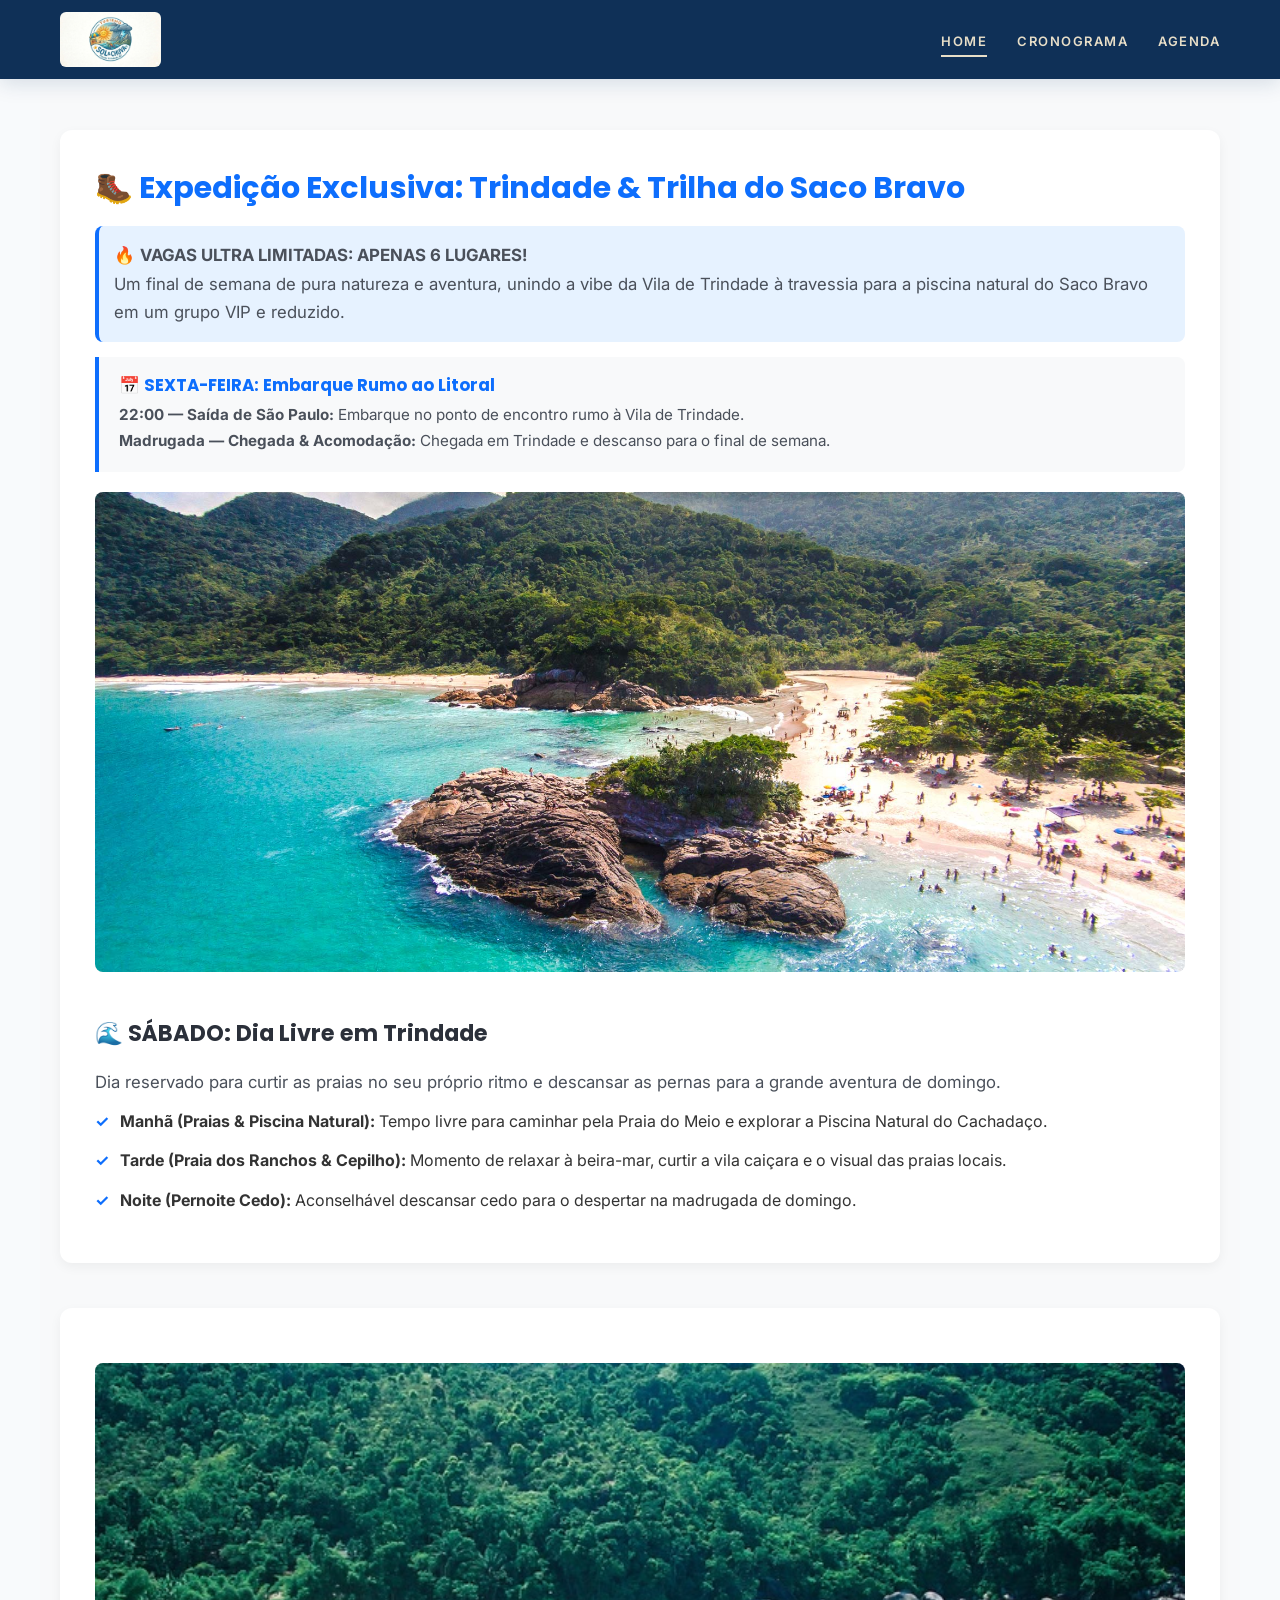
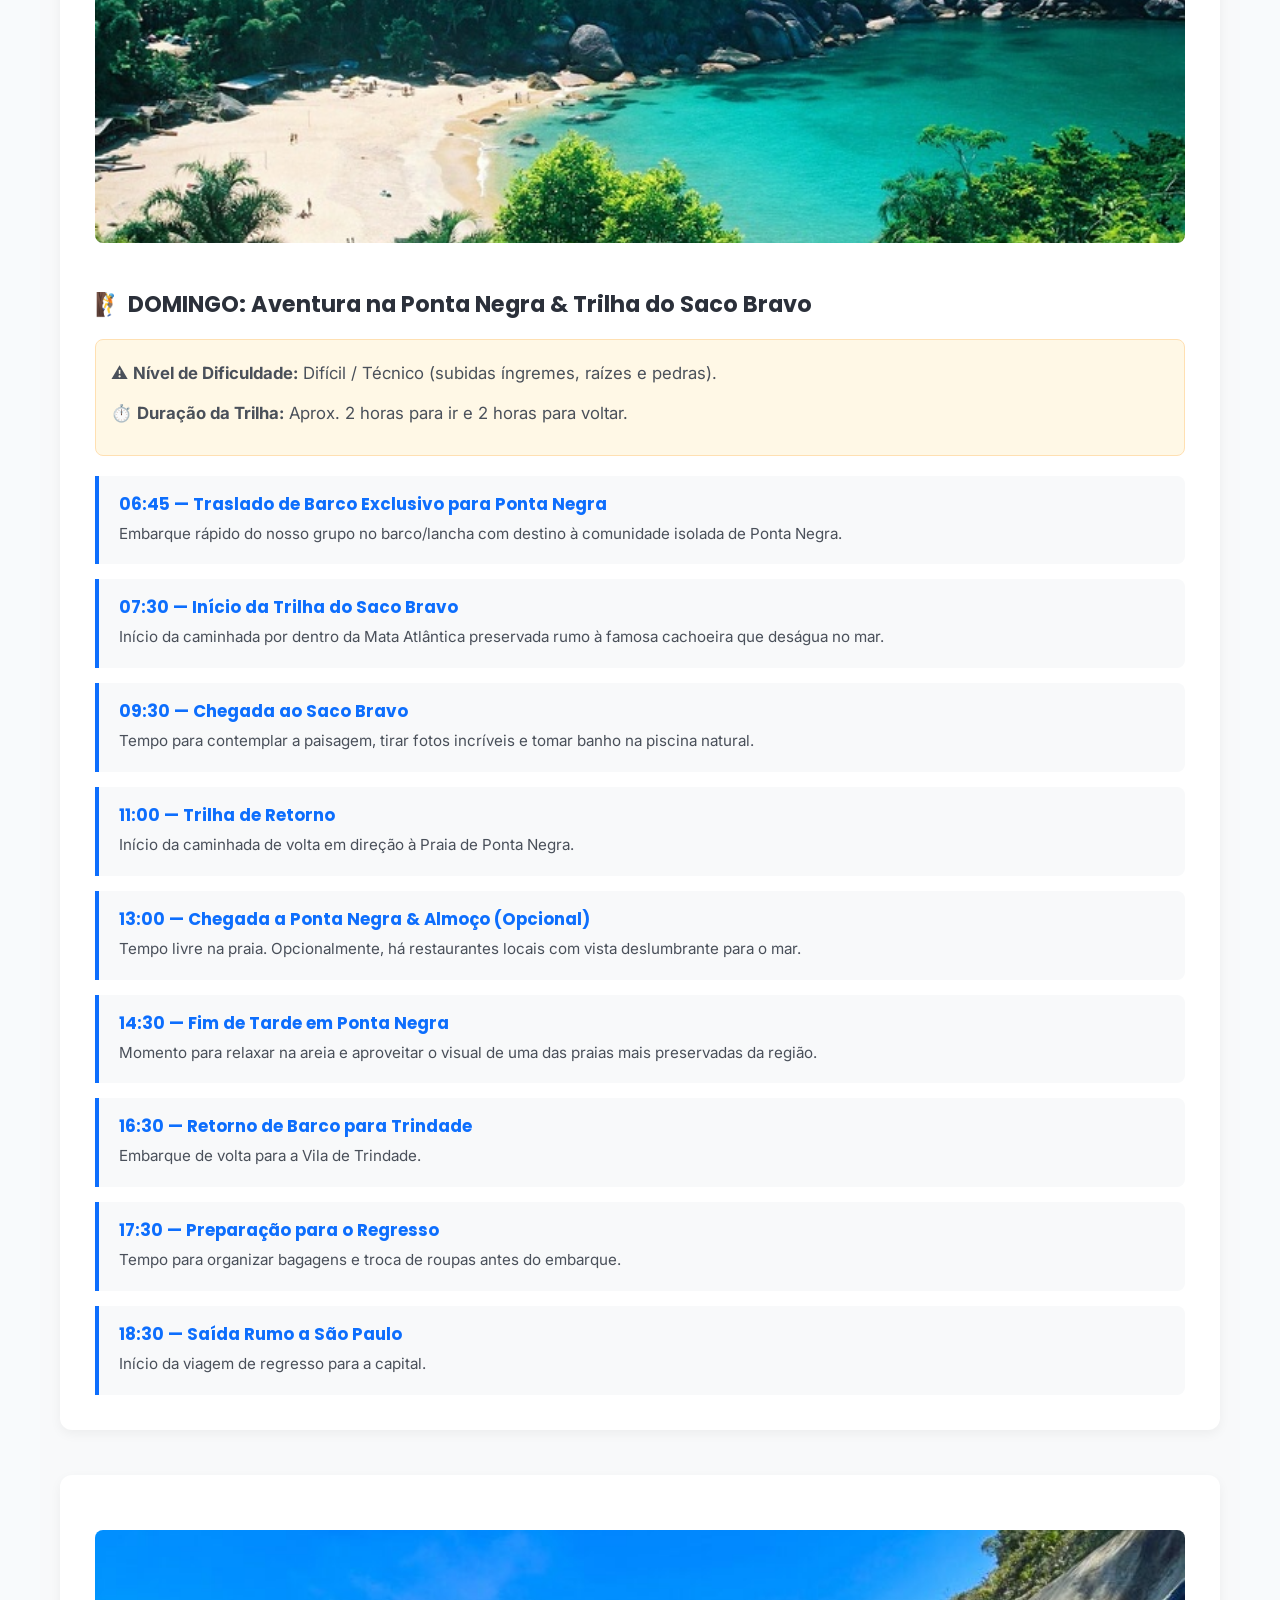
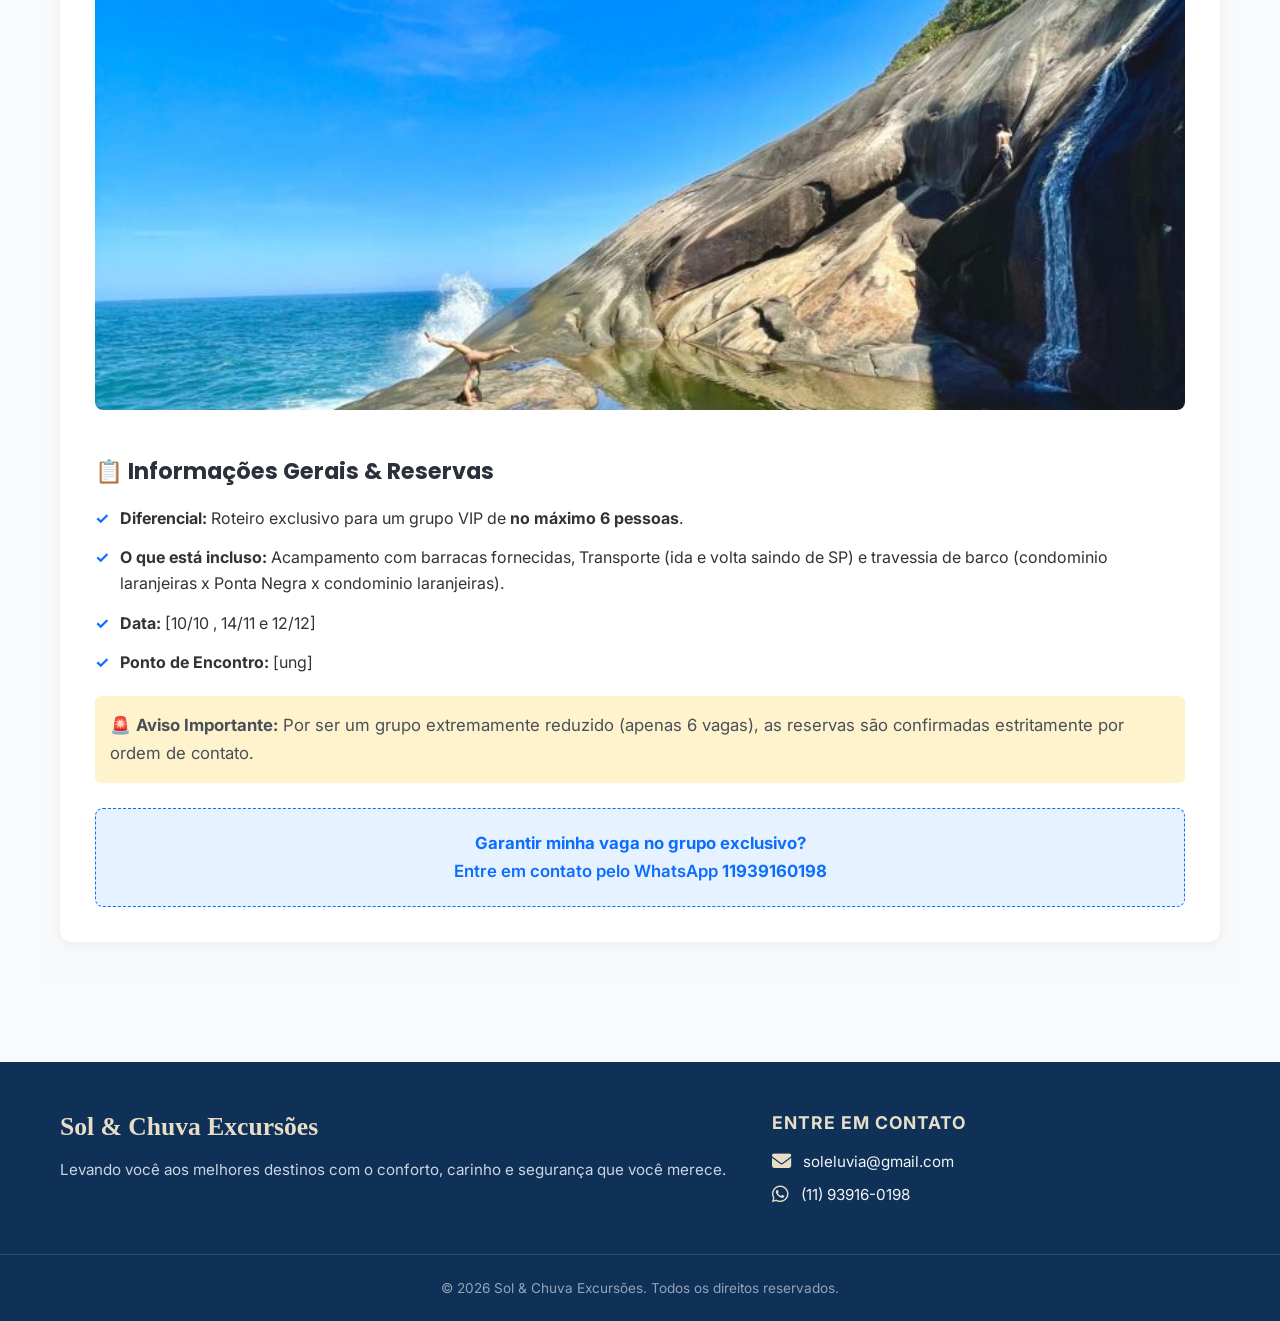
<file: saco-bravo.html>
<!DOCTYPE html>
<html lang="pt-br">
<head>
    <meta charset="UTF-8">
    <meta name="viewport" content="width=device-width, initial-scale=1.0">
    <title>Excursão Sol & Chuva | Destinos Exclusivos</title>
    <!-- Fontes do Google -->
    <link rel="preconnect" href="https://fonts.googleapis.com">
    <link rel="preconnect" href="https://fonts.gstatic.com" crossorigin>
    <link href="https://fonts.googleapis.com/css2?family=Inter:wght@300;400;500;600;700&family=Poppins:wght@400;500;600&display=swap" rel="stylesheet">
    <!-- Icones FontAwesome -->
    <link rel="stylesheet" href="https://cdnjs.cloudflare.com/ajax/libs/font-awesome/6.4.2/css/all.min.css">
    <!-- Seu Estilo -->
    <link rel="stylesheet" href="in.css">
    <link rel="stylesheet" href="saco.css">
</head>
<body>

    <header>
        <nav class="menu">
            <div class="logo">
                <img src="soleluvia/sole.jpg" alt="Logo Sol & Chuva">
            </div>

            <div class="mobile-menu-icon" onclick="toggleMenu()">
                <div class="bar"></div>
                <div class="bar"></div>
                <div class="bar"></div>
            </div>
            
            <ul id="nav-list">
                <li><a href="index.html" class="active">Home</a></li>
                <li><a href="crono.html">Cronograma</a></li>
                <li><a href="agenda.html">agenda</a></li>
             <!--   <li><a href="#">Galeria</a></li>-->
            </ul>
        </nav>
    </header>
            <main>
        <div class="praime">
            <div class="uno">
                <h2>🥾 Expedição Exclusiva: Trindade & Trilha do Saco Bravo</h2>
                <p class="subtitulo-exclusivo">🔥 <strong>VAGAS ULTRA LIMITADAS: APENAS 6 LUGARES!</strong><br>
                Um final de semana de pura natureza e aventura, unindo a vibe da Vila de Trindade à travessia para a piscina natural do Saco Bravo em um grupo VIP e reduzido.</p>
                
                <div class="cronograma-box">
                    <div class="cronograma-item">
                        <h4>📅 SEXTA-FEIRA: Embarque Rumo ao Litoral</h4>
                        <p><strong>22:00 — Saída de São Paulo:</strong> Embarque no ponto de encontro rumo à Vila de Trindade.</p>
                        <p><strong>Madrugada — Chegada & Acomodação:</strong> Chegada em Trindade e descanso para o final de semana.</p>
                    </div>
                </div>

                <img src="soleluvia/trindade.jpg" alt="Vila de Trindade">

                <h3>🌊 SÁBADO: Dia Livre em Trindade</h3>
                <p>Dia reservado para curtir as praias no seu próprio ritmo e descansar as pernas para a grande aventura de domingo.</p>
                
                <ul>
                    <li><strong>Manhã (Praias & Piscina Natural):</strong> Tempo livre para caminhar pela Praia do Meio e explorar a Piscina Natural do Cachadaço.</li>
                    <li><strong>Tarde (Praia dos Ranchos & Cepilho):</strong> Momento de relaxar à beira-mar, curtir a vila caiçara e o visual das praias locais.</li>
                    <li><strong>Noite (Pernoite Cedo):</strong> Aconselhável descansar cedo para o despertar na madrugada de domingo.</li>
                </ul>
            </div>

            <div class="dos">
                <img src="soleluvia/pontanegra.jpg" alt="Praia de Ponta Negra">
                
                <h3>🧗 DOMINGO: Aventura na Ponta Negra & Trilha do Saco Bravo</h3>
                
                <div class="detalhes-tecnicos">
                    <p>⚠️ <strong>Nível de Dificuldade:</strong> Difícil / Técnico (subidas íngremes, raízes e pedras).</p>
                    <p>⏱️ <strong>Duração da Trilha:</strong> Aprox. 2 horas para ir e 2 horas para voltar.</p>
                </div>

                <div class="cronograma-box">
                    <div class="cronograma-item">
                        <h4>06:45 — Traslado de Barco Exclusivo para Ponta Negra</h4>
                        <p>Embarque rápido do nosso grupo no barco/lancha com destino à comunidade isolada de Ponta Negra.</p>
                    </div>
                    <div class="cronograma-item">
                        <h4>07:30 — Início da Trilha do Saco Bravo</h4>
                        <p>Início da caminhada por dentro da Mata Atlântica preservada rumo à famosa cachoeira que deságua no mar.</p>
                    </div>
                    <div class="cronograma-item">
                        <h4>09:30 — Chegada ao Saco Bravo</h4>
                        <p>Tempo para contemplar a paisagem, tirar fotos incríveis e tomar banho na piscina natural.</p>
                    </div>
                    <div class="cronograma-item">
                        <h4>11:00 — Trilha de Retorno</h4>
                        <p>Início da caminhada de volta em direção à Praia de Ponta Negra.</p>
                    </div>
                    <div class="cronograma-item">
                        <h4>13:00 — Chegada a Ponta Negra & Almoço (Opcional)</h4>
                        <p>Tempo livre na praia. Opcionalmente, há restaurantes locais com vista deslumbrante para o mar.</p>
                    </div>
                    <div class="cronograma-item">
                        <h4>14:30 — Fim de Tarde em Ponta Negra</h4>
                        <p>Momento para relaxar na areia e aproveitar o visual de uma das praias mais preservadas da região.</p>
                    </div>
                    <div class="cronograma-item">
                        <h4>16:30 — Retorno de Barco para Trindade</h4>
                        <p>Embarque de volta para a Vila de Trindade.</p>
                    </div>
                    <div class="cronograma-item">
                        <h4>17:30 — Preparação para o Regresso</h4>
                        <p>Tempo para organizar bagagens e troca de roupas antes do embarque.</p>
                    </div>
                    <div class="cronograma-item">
                        <h4>18:30 — Saída Rumo a São Paulo</h4>
                        <p>Início da viagem de regresso para a capital.</p>
                    </div>
                </div>
            </div>

            <div class="tress">
                <img src="soleluvia/Cachoeira-do-Saco-Bravo-46-820x720.jpeg" alt="Cachoeira do Saco Bravo">
                
                <h3>📋 Informações Gerais & Reservas</h3>
                
                <ul>
                    <li><strong>Diferencial:</strong> Roteiro exclusivo para um grupo VIP de <strong>no máximo 6 pessoas</strong>.</li>
                    <li><strong>O que está incluso:</strong> Acampamento com barracas fornecidas, Transporte (ida e volta saindo de SP) e travessia de barco (condominio laranjeiras x Ponta Negra x condominio laranjeiras).</li>

                    <li><strong>Data:</strong> [10/10 , 14/11 e 12/12]</li>
                    <li><strong>Ponto de Encontro:</strong> [ung]</li>
                </ul>

                <p class="aviso-ambiental">🚨 <strong>Aviso Importante:</strong> Por ser um grupo extremamente reduzido (apenas 6 vagas), as reservas são confirmadas estritamente por ordem de contato.</p>

                <div class="reserva-action">
                    <p><strong>Garantir minha vaga no grupo exclusivo?</strong><br> Entre em contato pelo WhatsApp <strong>11939160198</strong></p>
                </div>
            </div>
        </div>
    </main>

    <footer>
        <div class="footer-container">
            <div class="footer-brand">
                <h3>Sol & Chuva Excursões</h3>
                <p>Levando você aos melhores destinos com o conforto, carinho e segurança que você merece.</p>
            </div>

            <div class="footer-contacts">
                <h4>Entre em Contato</h4>
                <a href="mailto:soleluvia@gmail.com" class="footer-link">
                    <i class="fa-solid fa-envelope"></i> soleluvia@gmail.com
                </a>
                <a href="https://wa.me/5511939160198" target="_blank" class="footer-link">
                    <i class="fa-brands fa-whatsapp"></i> (11) 93916-0198
                </a>
                
            </div>
        </div>

        <div class="footer-bottom">
            <p>&copy; 2026 Sol & Chuva Excursões. Todos os direitos reservados.</p>
        </div>
    </footer>

    <script src="res.js"></script>
</body>
</html>
</file>
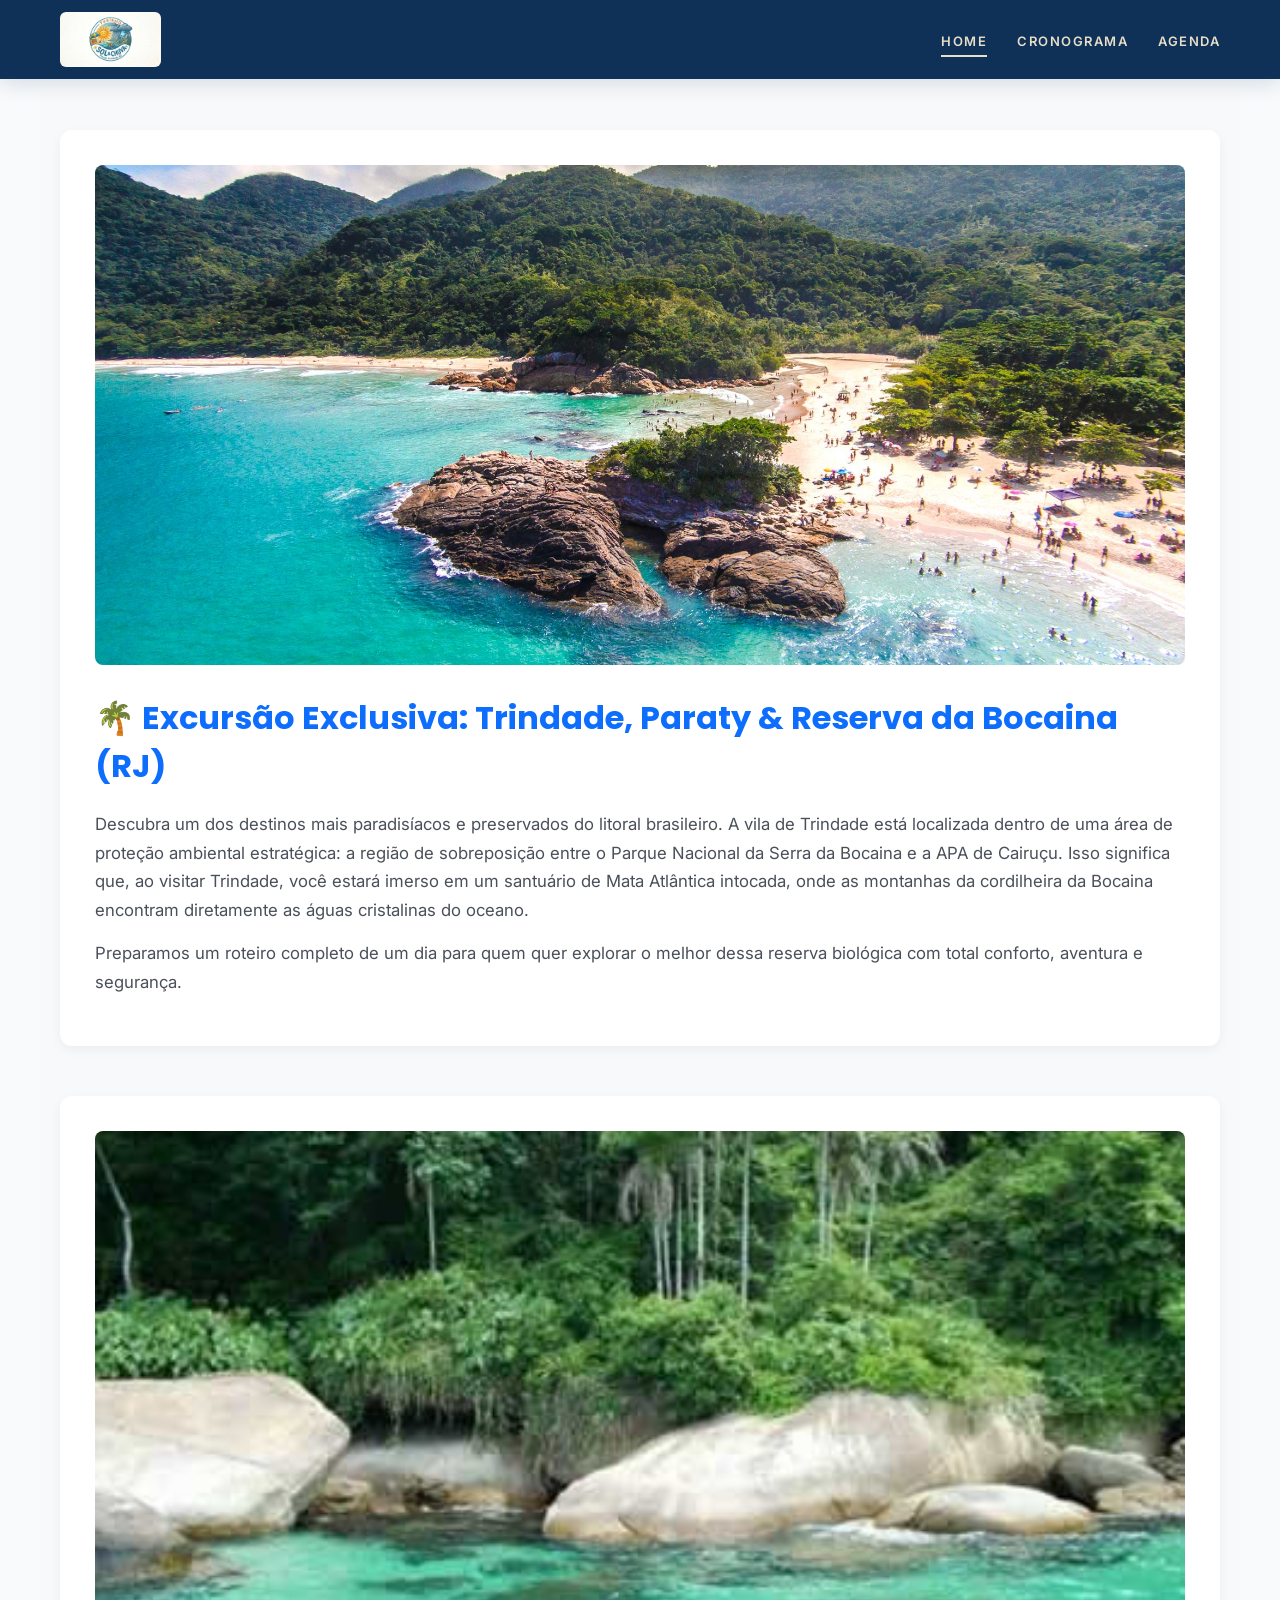
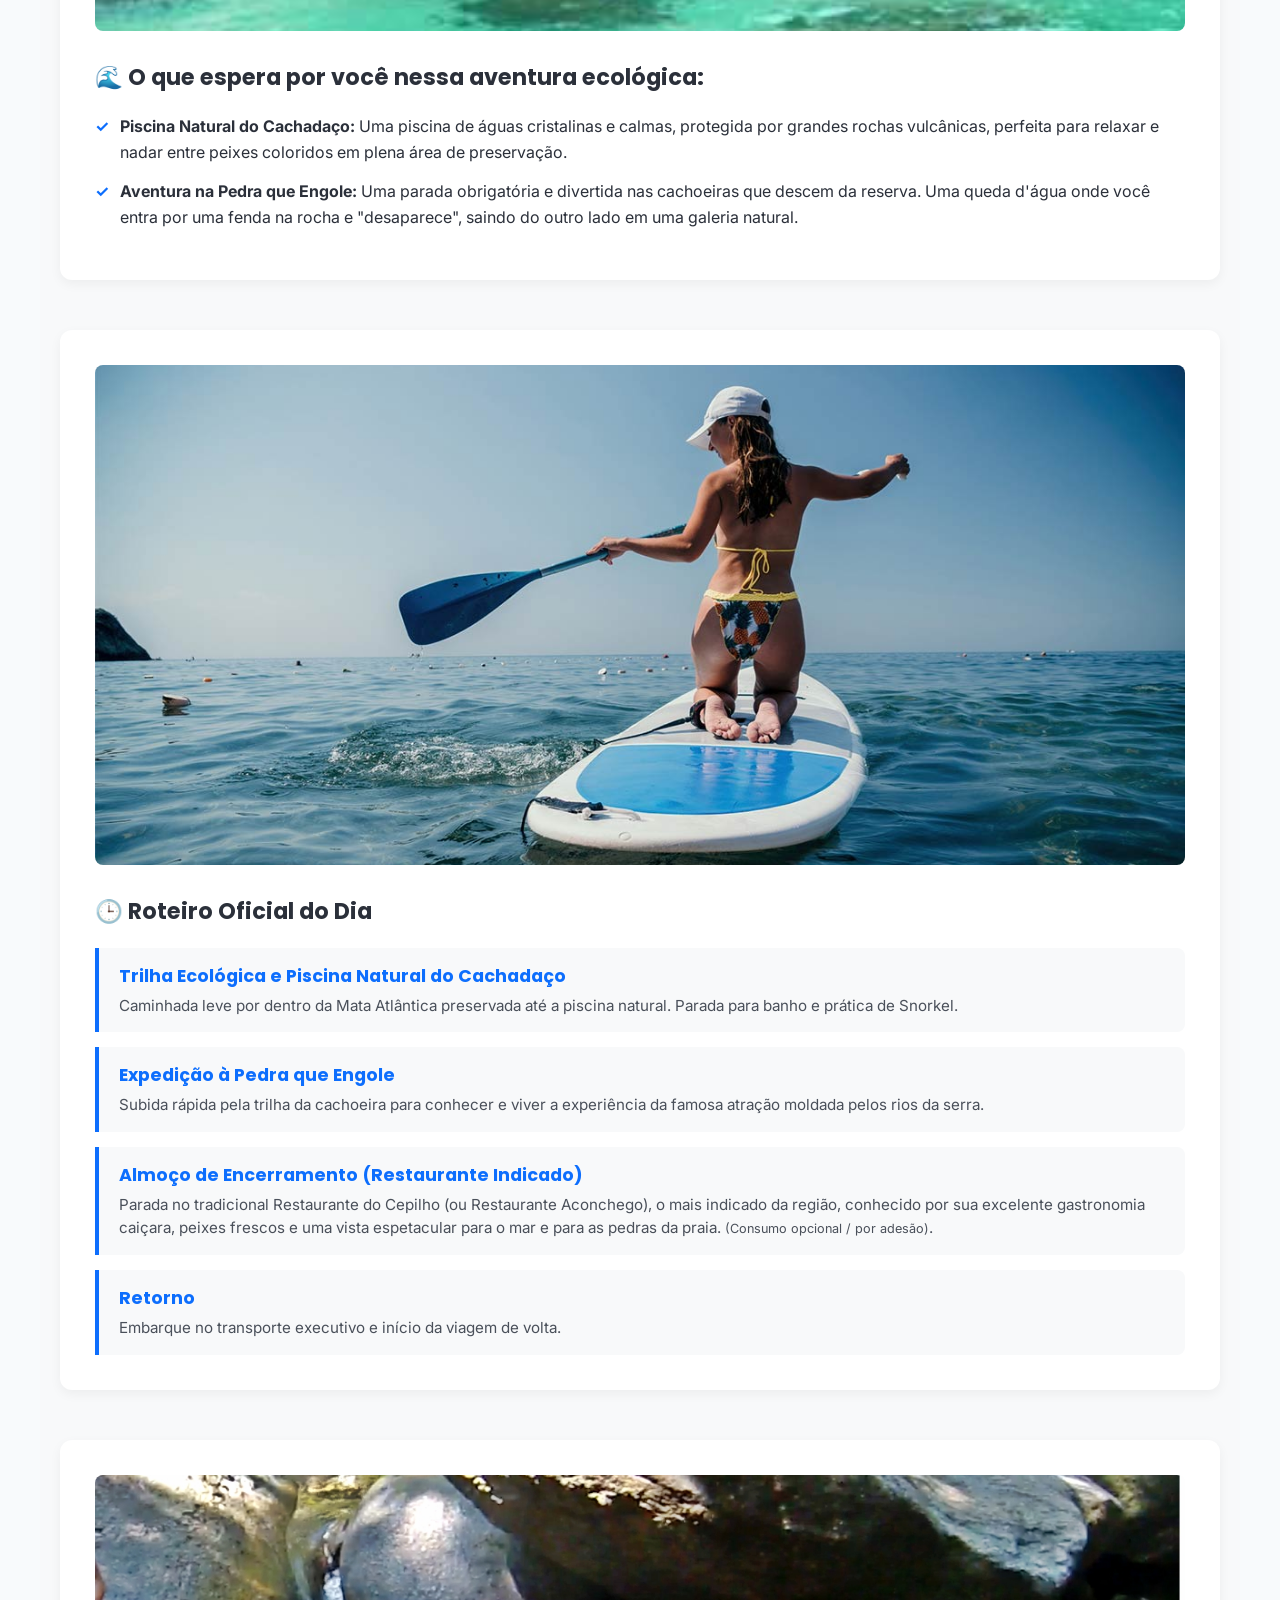
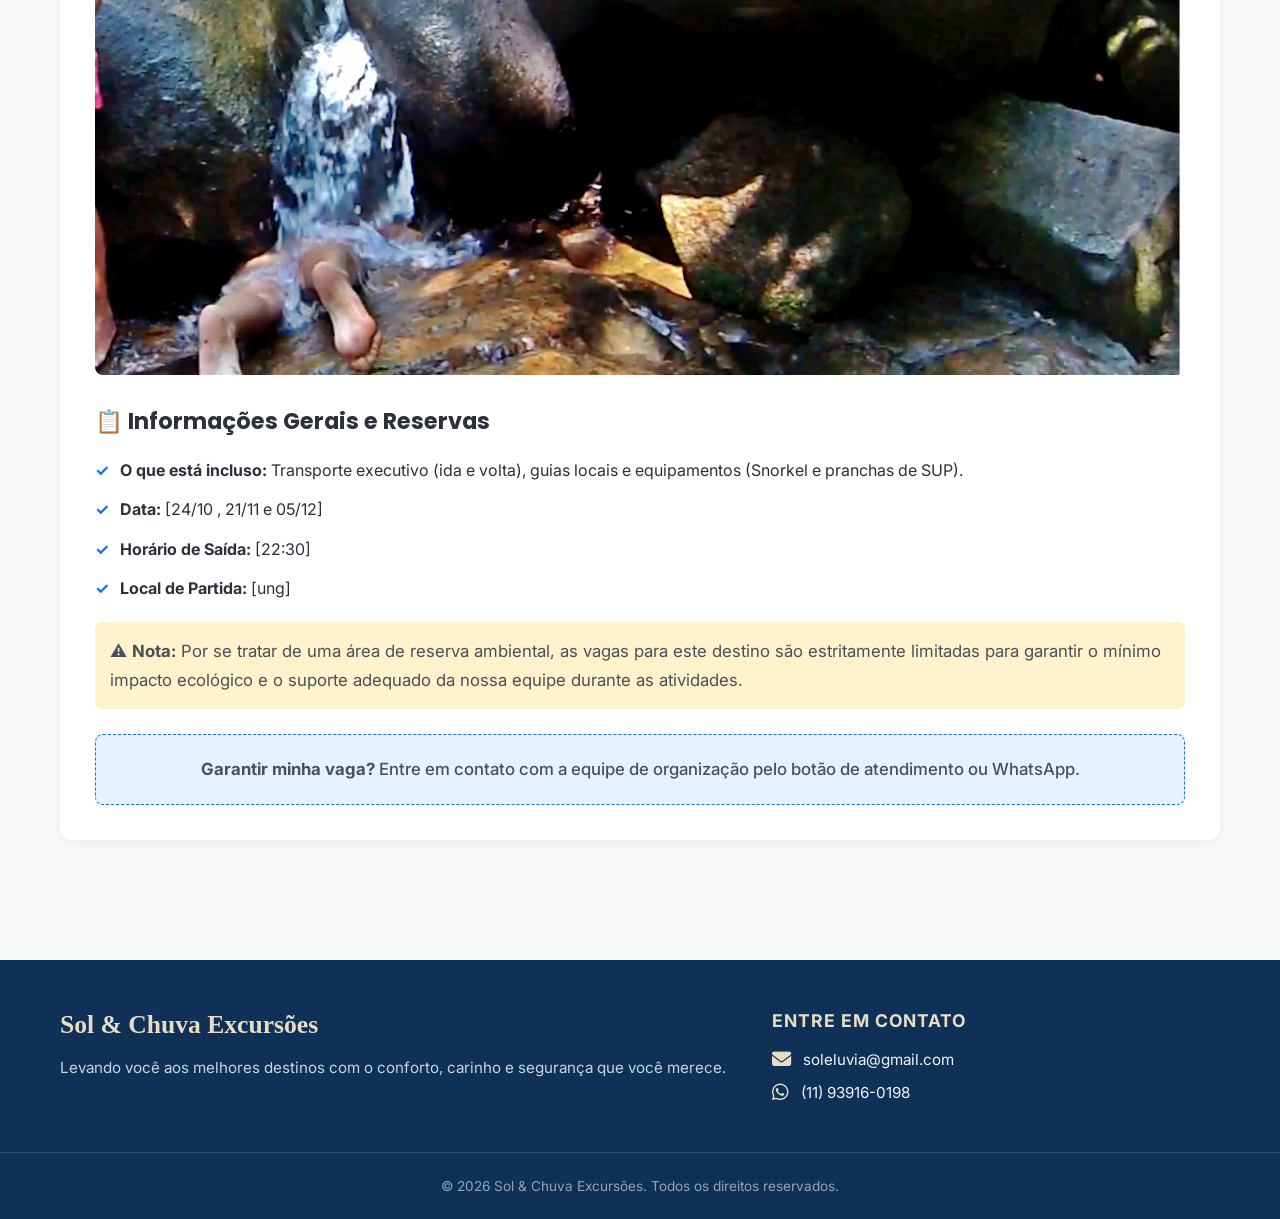
<file: trindade.html>
<!DOCTYPE html>
<html lang="pt-br">
<head>
    <meta charset="UTF-8">
    <meta name="viewport" content="width=device-width, initial-scale=1.0">
    <title>Excursão Sol & Chuva | Destinos Exclusivos</title>
    <!-- Fontes do Google -->
    <link rel="preconnect" href="https://fonts.googleapis.com">
    <link rel="preconnect" href="https://fonts.gstatic.com" crossorigin>
    <link href="https://fonts.googleapis.com/css2?family=Inter:wght@300;400;500;600;700&family=Poppins:wght@400;500;600&display=swap" rel="stylesheet">
    <!-- Icones FontAwesome -->
    <link rel="stylesheet" href="https://cdnjs.cloudflare.com/ajax/libs/font-awesome/6.4.2/css/all.min.css">
    <!-- Seu Estilo -->
    <link rel="stylesheet" href="in.css">
    <link rel="stylesheet" href="trindades.css">
</head>
<body>

    <header>
        <nav class="menu">
            <div class="logo">
                <img src="soleluvia/sole.jpg" alt="Logo Sol & Chuva">
            </div>

            <div class="mobile-menu-icon" onclick="toggleMenu()">
                <div class="bar"></div>
                <div class="bar"></div>
                <div class="bar"></div>
            </div>
            
            <ul id="nav-list">
                <li><a href="index.html" class="active">Home</a></li>
                <li><a href="crono.html">Cronograma</a></li>
                <li><a href="agenda.html">agenda</a></li>
               <!-- <li><a href="#">Galeria</a></li>-->
            </ul>
        </nav>
    </header>

    <main>
        <div class="geral">
            <div class="parte1">
                <img src="soleluvia/trindade.jpg" alt="Vila de Trindade e Serra da Bocaina">
                <h2>🌴 Excursão Exclusiva: Trindade, Paraty & Reserva da Bocaina (RJ)</h2>
                <p>Descubra um dos destinos mais paradisíacos e preservados do litoral brasileiro. A vila de Trindade está localizada dentro de uma área de proteção ambiental estratégica: a região de sobreposição entre o Parque Nacional da Serra da Bocaina e a APA de Cairuçu. Isso significa que, ao visitar Trindade, você estará imerso em um santuário de Mata Atlântica intocada, onde as montanhas da cordilheira da Bocaina encontram diretamente as águas cristalinas do oceano.</p>
                <p>Preparamos um roteiro completo de um dia para quem quer explorar o melhor dessa reserva biológica com total conforto, aventura e segurança.</p>
            </div>
            
            <div class="parte2">
                <img src="soleluvia/g_0000000063.jpg" alt="Aventura em Trindade">
                <h3>🌊 O que espera por você nessa aventura ecológica:</h3>
                <ul>
                    <li><strong>Piscina Natural do Cachadaço:</strong> Uma piscina de águas cristalinas e calmas, protegida por grandes rochas vulcânicas, perfeita para relaxar e nadar entre peixes coloridos em plena área de preservação.</li>
                    <li><strong>Aventura na Pedra que Engole:</strong> Uma parada obrigatória e divertida nas cachoeiras que descem da reserva. Uma queda d'água onde você entra por uma fenda na rocha e "desaparece", saindo do outro lado em uma galeria natural.</li>
                </ul>
            </div>
            
            <div class="parte3">
                <img src="soleluvia/stand-up-paddle-2.jpg" alt="Stand Up Paddle em águas claras">
                <h3>🕒 Roteiro Oficial do Dia</h3>
                
                <div class="cronograma-box">
                    
                    <div class="cronograma-item">
                        <h4>Trilha Ecológica e Piscina Natural do Cachadaço</h4>
                        <p>Caminhada leve por dentro da Mata Atlântica preservada até a piscina natural. Parada para banho e prática de Snorkel.</p>
                    </div>
                    
                    <div class="cronograma-item">
                        <h4>Expedição à Pedra que Engole</h4>
                        <p>Subida rápida pela trilha da cachoeira para conhecer e viver a experiência da famosa atração moldada pelos rios da serra.</p>
                    </div>
                    <div class="cronograma-item">
                        <h4>Almoço de Encerramento (Restaurante Indicado)</h4>
                        <p>Parada no tradicional Restaurante do Cepilho (ou Restaurante Aconchego), o mais indicado da região, conhecido por sua excelente gastronomia caiçara, peixes frescos e uma vista espetacular para o mar e para as pedras da praia. <small>(Consumo opcional / por adesão)</small>.</p>
                    </div>
                    <div class="cronograma-item">
                        <h4>Retorno</h4>
                        <p>Embarque no transporte executivo e início da viagem de volta.</p>
                    </div>
                </div>
            </div>

            <div class="parte4">
                <img src="soleluvia/pedraquenegole.jpg" alt="Pedra que Engole">
                <h3>📋 Informações Gerais e Reservas</h3>
                <ul>
                    <li><strong>O que está incluso:</strong> Transporte executivo (ida e volta), guias locais e equipamentos (Snorkel e pranchas de SUP).</li>
                    <li><strong>Data:</strong> [24/10 , 21/11 e 05/12]</li>
                    <li><strong>Horário de Saída:</strong> [22:30]</li>
                    <li><strong>Local de Partida:</strong> [ung]</li>
                </ul>
                
                <p class="aviso-ambiental">⚠️ <strong>Nota:</strong> Por se tratar de uma área de reserva ambiental, as vagas para este destino são estritamente limitadas para garantir o mínimo impacto ecológico e o suporte adequado da nossa equipe durante as atividades.</p>
                
                <div class="reserva-action">
                    <p><strong>Garantir minha vaga?</strong> Entre em contato com a equipe de organização pelo botão de atendimento ou WhatsApp.</p>
                </div>
            </div>
        </div>
    </main>

    <footer>
        <div class="footer-container">
            <div class="footer-brand">
                <h3>Sol & Chuva Excursões</h3>
                <p>Levando você aos melhores destinos com o conforto, carinho e segurança que você merece.</p>
            </div>

            <div class="footer-contacts">
                <h4>Entre em Contato</h4>
                <a href="mailto:soleluvia@gmail.com" class="footer-link">
                    <i class="fa-solid fa-envelope"></i>soleluvia@gmail.com
                </a>
                <a href="https://wa.me/5511939160198" target="_blank" class="footer-link">
                    <i class="fa-brands fa-whatsapp"></i> (11) 93916-0198
                </a>
                
            </div>
        </div>

        <div class="footer-bottom">
            <p>&copy; 2026 Sol & Chuva Excursões. Todos os direitos reservados.</p>
        </div>
    </footer>

    <script src="res.js"></script>
</body>
</html>
</file>
<file: in.css>
/* --- CONFIGURAÇÕES GERAIS --- */
* {
    box-sizing: border-box;
    margin: 0;
    padding: 0;
}

body {
    margin: 0;
    padding-top: 90px;
    font-family: 'Inter', sans-serif;
    background-color: #f8fafc; /* Tom mais suave e limpo */
    color: #334155;
    -webkit-font-smoothing: antialiased;
}

/* --- HEADER E MENU --- */
header {
    background-color: #0f3057;
    width: 100%;
    position: fixed;
    top: 0;
    left: 0;
    z-index: 1000;
    box-shadow: 0 4px 20px rgba(15, 48, 87, 0.15);
}

.menu {
    max-width: 1200px;
    margin: 0 auto;
    padding: 12px 20px;
    display: flex;
    justify-content: space-between;
    align-items: center;
}

.logo img {
    height: 55px;
    width: auto;  
    border-radius: 6px; 
    display: block;
}

.menu ul {
    list-style: none;
    display: flex;
    align-items: center;
    gap: 30px;
    transition: all 0.4s ease;
}

.menu a {
    color: #e7dec8;
    text-decoration: none;
    text-transform: uppercase;
    font-size: 13px;
    font-weight: 600;
    letter-spacing: 1.5px;
    padding: 8px 0;
    position: relative;
    transition: color 0.3s ease;
}

.menu a::after {
    content: '';
    position: absolute;
    width: 0;
    height: 2px;
    bottom: 0;
    left: 0;
    background-color: #e7dec8;
    transition: width 0.3s ease;
}

.menu a:hover::after, 
.menu a.active::after {
    width: 100%;
}

/* --- RESPONSIVIDADE DO MENU (MOBILE) --- */
.mobile-menu-icon {
    display: none; 
    cursor: pointer;
    width: 28px;
}

.bar {
    width: 100%;
    height: 3px;
    background-color: #e7dec8;
    margin: 5px 0;
    transition: 0.4s;
    border-radius: 2px;
}

@media (max-width: 768px) {
    .mobile-menu-icon {
        display: block;
    }

    .menu ul {
        display: none; 
        flex-direction: column;
        width: 100%;
        position: absolute;
        top: 79px; 
        left: 0;
        background-color: #0f3057;
        padding: 30px 0;
        text-align: center;
        gap: 20px;
        box-shadow: 0 10px 15px rgba(0,0,0,0.1);
    }

    .menu ul.active {
        display: flex;
    }
}

/* --- CONTEÚDO PRINCIPAL (MAIN) --- */
main {
    max-width: 1200px;
    margin: 0 auto;
    min-height: calc(100vh - 90px); 
    display: flex;
    flex-direction: column;
    align-items: center;
    padding: 50px 20px;
}

/* Bloco Hero/Título */
.hero-section {
    text-align: center;
    margin-bottom: 50px;
}

.titulo-principal {
    display: flex;
    align-items: center;    
    justify-content: center; 
    gap: 25px;              
}

.logo-main {
    height: 120px;            /* Tamanho de destaque calibrado */
    width: auto;             
    border-radius: 12px;      
    box-shadow: 0 4px 15px rgba(0,0,0,0.08);
}

.titulo-principal h1 {
    font-family: Georgia, 'Times New Roman', serif;
    color: #0f3057;          
    font-size: 3.5rem;         
    font-weight: 700;
}

.subtitulo {
    font-size: 1.15rem;
    color: #64748b;
    margin-top: 12px;
    font-weight: 400;
}

/* --- GRID DE EXCURSÕES --- */
.grid-container {
    display: grid;
    grid-template-columns: repeat(2, 1fr); 
    gap: 35px; 
    width: 100%;
    margin-top: 10px;
}

.card-link {
    text-decoration: none; 
    color: inherit;        
    display: block;        
}

.card-excursao {
    background-color: #ffffff; 
    border-radius: 16px;
    overflow: hidden;
    box-shadow: 0 4px 20px rgba(0, 0, 0, 0.04);
    transition: transform 0.4s cubic-bezier(0.16, 1, 0.3, 1), box-shadow 0.4s ease;
}

/* Container de imagem para efeito de Zoom e Badges */
.img-wrapper {
    position: relative;
    width: 100%;
    height: 280px;
    overflow: hidden;
}

.card-excursao img {
    width: 100%;
    height: 100%;
    object-fit: cover; 
    transition: transform 0.5s ease;
}

/* Selo exclusivo posicionado por cima da imagem */
.badge-exclusivo {
    position: absolute;
    top: 15px;
    right: 15px;
    background-color: #e7dec8;
    color: #0f3057;
    font-size: 11px;
    font-weight: 700;
    text-transform: uppercase;
    padding: 6px 14px;
    border-radius: 30px;
    letter-spacing: 1px;
    box-shadow: 0 2px 10px rgba(0,0,0,0.15);
}

/* Detalhes do texto dos cards */
.card-info {
    padding: 22px;
    text-align: left; /* Alinhamento à esquerda fica muito mais elegante */
}

.card-info h3 {
    font-size: 1.3rem;
    color: #0f3057;
    margin-bottom: 6px;
    font-weight: 600;
}

.card-info p {
    font-size: 0.95rem;
    color: #64748b;
}

/* Animações Modernas no Hover */
.card-link:hover .card-excursao {
    transform: translateY(-8px); 
    box-shadow: 0 12px 30px rgba(15, 48, 87, 0.12); 
}

.card-link:hover .card-excursao img {
    transform: scale(1.04); /* Leve aproximação na foto ao passar o mouse */
}
.whatsapp-cta-card {
    background-color: #ffffff;
    border: 2px solid #25d366;
    border-radius: 12px;
    padding: 25px;
    display: flex;
    align-items: center;
    justify-content: space-between;
    gap: 20px;
    box-shadow: 0 4px 15px rgba(37, 211, 102, 0.15);
    margin: 30px 0;
}

.cta-content h3 {
    font-family: 'Poppins', sans-serif;
    color: #2b303a;
    font-size: 1.3rem;
    margin-bottom: 5px;
}

.cta-content p {
    color: #555;
    font-size: 0.95rem;
    margin: 0;
}

.btn-whatsapp {
    background-color: #25d366;
    color: #ffffff !important;
    font-weight: 600;
    font-size: 1rem;
    padding: 14px 24px;
    border-radius: 8px;
    text-decoration: none;
    display: inline-flex;
    align-items: center;
    gap: 10px;
    white-space: nowrap;
    transition: background-color 0.3s ease, transform 0.2s ease;
}

.btn-whatsapp:hover {
    background-color: #1eb954;
    transform: translateY(-2px);
}

/* Ajuste para Celulares */
@media (max-width: 768px) {
    .whatsapp-cta-card {
        flex-direction: column;
        text-align: center;
        padding: 20px;
    }

    .btn-whatsapp {
        width: 100%;
        justify-content: center;
    }
}

/* --- RODAPÉ PROFISSIONAL --- */
footer {
    background-color: #0f3057;
    color: #ffffff;
    padding: 50px 0 25px 0;
    margin-top: 80px; 
    width: 100%;
}

.footer-container {
    max-width: 1200px;
    margin: 0 auto;
    padding: 0 20px;
    display: flex;
    justify-content: space-between;
    flex-wrap: wrap; 
    gap: 40px;
}

.footer-brand {
    flex: 1.5;
    min-width: 280px;
}

.footer-brand h3 {
    font-family: Georgia, serif;
    color: #e7dec8;
    font-size: 1.6rem;
    margin-bottom: 15px;
}

.footer-brand p {
    font-size: 0.95rem;
    color: #cbd5e1;
    line-height: 1.7;
}

.footer-contacts {
    flex: 1;
    min-width: 250px;
    display: flex;
    flex-direction: column;
    gap: 14px;
}

.footer-contacts h4 {
    color: #e7dec8;
    font-size: 1.1rem;
    margin-bottom: 5px;
    text-transform: uppercase;
    letter-spacing: 1px;
}

.footer-link {
    color: #f1f5f9;
    text-decoration: none;
    font-size: 0.95rem;
    display: flex;
    align-items: center;
    gap: 12px;
    transition: color 0.3s ease, transform 0.2s ease;
    width: fit-content;
}

.footer-link i {
    font-size: 1.2rem;
    color: #e7dec8; 
}

.footer-link:hover {
    color: #e7dec8;
    transform: translateX(4px); 
}

.footer-bottom {
    text-align: center;
    margin-top: 50px;
    padding-top: 25px;
    border-top: 1px solid rgba(231, 222, 200, 0.15); 
    font-size: 0.85rem;
    color: #94a3b8;
}

/* --- RESPONSIVIDADE (MOBILE) --- */
@media (max-width: 768px) {
    .grid-container {
        grid-template-columns: 1fr; 
        gap: 25px;
    }

    .titulo-principal {
        flex-direction: column;
        gap: 15px;
    }

    .titulo-principal h1 {
        font-size: 2.5rem;
    }

    .logo-main {
        height: 100px;
    }

    .footer-container {
        flex-direction: column;
        text-align: center;
    }

    .footer-contacts {
        align-items: center; 
    }

    .footer-link:hover {
        transform: none; 
    }
}
</file>
<file: agendar.css>
/* --- CONFIGURAÇÕES GERAIS --- */
* {
    box-sizing: border-box;
    margin: 0;
    padding: 0;
}

body {
    margin: 0;
    padding-top: 90px;
    font-family: 'Inter', sans-serif;
    background-color: #f8fafc; /* Tom mais suave e limpo */
    color: #334155;
    -webkit-font-smoothing: antialiased;
}

/* --- HEADER E MENU --- */
header {
    background-color: #0f3057;
    width: 100%;
    position: fixed;
    top: 0;
    left: 0;
    z-index: 1000;
    box-shadow: 0 4px 20px rgba(15, 48, 87, 0.15);
}

.menu {
    max-width: 1200px;
    margin: 0 auto;
    padding: 12px 20px;
    display: flex;
    justify-content: space-between;
    align-items: center;
}

.logo img {
    height: 55px;
    width: auto;  
    border-radius: 6px; 
    display: block;
}

.menu ul {
    list-style: none;
    display: flex;
    align-items: center;
    gap: 30px;
    transition: all 0.4s ease;
}

.menu a {
    color: #e7dec8;
    text-decoration: none;
    text-transform: uppercase;
    font-size: 13px;
    font-weight: 600;
    letter-spacing: 1.5px;
    padding: 8px 0;
    position: relative;
    transition: color 0.3s ease;
}

.menu a::after {
    content: '';
    position: absolute;
    width: 0;
    height: 2px;
    bottom: 0;
    left: 0;
    background-color: #e7dec8;
    transition: width 0.3s ease;
}

.menu a:hover::after, 
.menu a.active::after {
    width: 100%;
}

/* --- RESPONSIVIDADE DO MENU (MOBILE) --- */
.mobile-menu-icon {
    display: none; 
    cursor: pointer;
    width: 28px;
}

.bar {
    width: 100%;
    height: 3px;
    background-color: #e7dec8;
    margin: 5px 0;
    transition: 0.4s;
    border-radius: 2px;
}

@media (max-width: 768px) {
    .mobile-menu-icon {
        display: block;
    }

    .menu ul {
        display: none; 
        flex-direction: column;
        width: 100%;
        position: absolute;
        top: 79px; 
        left: 0;
        background-color: #0f3057;
        padding: 30px 0;
        text-align: center;
        gap: 20px;
        box-shadow: 0 10px 15px rgba(0,0,0,0.1);
    }

    .menu ul.active {
        display: flex;
    }
}
/* ==========================================================================
   ESTILIZAÇÃO DA PÁGINA DE FORMULÁRIO (<main>)
   ========================================================================== */

/* Fundo com a logo sobreposta por camada leve */
.main-formulario {
    background: linear-gradient(rgba(248, 249, 250, 0.88), rgba(248, 249, 250, 0.88)), 
                url('soleluvia/sole.jpg') no-repeat center center fixed;
    background-size: cover;
    min-height: 80vh;
    display: flex;
    justify-content: center;
    align-items: center;
    padding: 40px 15px;
    font-family: 'Inter', sans-serif;
}

/* Card centralizado do formulário */
.form-card {
    width: 100%;
    max-width: 720px;
    background: #ffffff;
    border-radius: 16px;
    box-shadow: 0 10px 30px rgba(0, 0, 0, 0.12);
    padding: 30px 20px;
    display: flex;
    flex-direction: column;
    align-items: center;
}

/* Cabeçalho do Card */
.form-header {
    text-align: center;
    margin-bottom: 20px;
}

.form-header h1 {
    font-family: 'Poppins', sans-serif;
    color: #0d6efd;
    font-size: 1.6rem;
    margin-bottom: 6px;
}

.form-header p {
    color: #555555;
    font-size: 0.95rem;
}

/* Container do Iframe */
.iframe-container {
    width: 100%;
    display: flex;
    justify-content: center;
    overflow: hidden;
    border-radius: 8px;
}

.iframe-container iframe {
    width: 100%;
    max-width: 640px;
    border: none;
}

/* Área do WhatsApp */
.whatsapp-footer {
    margin-top: 25px;
    width: 100%;
    text-align: center;
    border-top: 1px solid #eeeeee;
    padding-top: 20px;
}

.whatsapp-footer p {
    font-size: 0.95rem;
    color: #444444;
    margin-bottom: 12px;
    font-weight: 600;
}

/* Botão do WhatsApp */
.btn-whatsapp-form {
    display: inline-flex;
    align-items: center;
    justify-content: center;
    gap: 10px;
    background-color: #25d366;
    color: #ffffff !important;
    text-decoration: none;
    font-weight: 700;
    font-size: 1rem;
    padding: 14px 28px;
    border-radius: 50px;
    box-shadow: 0 4px 15px rgba(37, 211, 102, 0.3);
    transition: all 0.3s ease;
    width: 100%;
    max-width: 380px;
}

.btn-whatsapp-form:hover {
    background-color: #1eb954;
    transform: translateY(-2px);
    box-shadow: 0 6px 20px rgba(37, 211, 102, 0.4);
}

.btn-whatsapp-form i {
    font-size: 1.3rem;
}

/* Responsividade Celulares */
@media (max-width: 480px) {
    .main-formulario {
        padding: 20px 10px;
    }

    .form-card {
        padding: 18px 10px;
    }

    .form-header h1 {
        font-size: 1.3rem;
    }

    .btn-whatsapp-form {
        font-size: 0.95rem;
        padding: 12px 18px;
    }
}
footer {
    background-color: #0f3057;
    color: #ffffff;
    padding: 50px 0 25px 0;
    margin-top: 80px; 
    width: 100%;
}

.footer-container {
    max-width: 1200px;
    margin: 0 auto;
    padding: 0 20px;
    display: flex;
    justify-content: space-between;
    flex-wrap: wrap; 
    gap: 40px;
}

.footer-brand {
    flex: 1.5;
    min-width: 280px;
}

.footer-brand h3 {
    font-family: Georgia, serif;
    color: #e7dec8;
    font-size: 1.6rem;
    margin-bottom: 15px;
}

.footer-brand p {
    font-size: 0.95rem;
    color: #cbd5e1;
    line-height: 1.7;
}

.footer-contacts {
    flex: 1;
    min-width: 250px;
    display: flex;
    flex-direction: column;
    gap: 14px;
}

.footer-contacts h4 {
    color: #e7dec8;
    font-size: 1.1rem;
    margin-bottom: 5px;
    text-transform: uppercase;
    letter-spacing: 1px;
}

.footer-link {
    color: #f1f5f9;
    text-decoration: none;
    font-size: 0.95rem;
    display: flex;
    align-items: center;
    gap: 12px;
    transition: color 0.3s ease, transform 0.2s ease;
    width: fit-content;
}

.footer-link i {
    font-size: 1.2rem;
    color: #e7dec8; 
}

.footer-link:hover {
    color: #e7dec8;
    transform: translateX(4px); 
}

.footer-bottom {
    text-align: center;
    margin-top: 50px;
    padding-top: 25px;
    border-top: 1px solid rgba(231, 222, 200, 0.15); 
    font-size: 0.85rem;
    color: #94a3b8;
}

/* --- RESPONSIVIDADE (MOBILE) --- */
@media (max-width: 768px) {
    .grid-container {
        grid-template-columns: 1fr; 
        gap: 25px;
    }

    .titulo-principal {
        flex-direction: column;
        gap: 15px;
    }

    .titulo-principal h1 {
        font-size: 2.5rem;
    }

    .logo-main {
        height: 100px;
    }

    .footer-container {
        flex-direction: column;
        text-align: center;
    }

    .footer-contacts {
        align-items: center; 
    }

    .footer-link:hover {
        transform: none; 
    }
}
</file>
<file: cronos.css>
* {
    box-sizing: border-box;
    margin: 0;
    padding: 0;
}

body {
    margin: 0;
    padding-top: 90px;
    font-family: 'Inter', sans-serif;
    background-color: #f8fafc; /* Tom mais suave e limpo */
    color: #334155;
    -webkit-font-smoothing: antialiased;
}

/* --- HEADER E MENU --- */
header {
    background-color: #0f3057;
    width: 100%;
    position: fixed;
    top: 0;
    left: 0;
    z-index: 1000;
    box-shadow: 0 4px 20px rgba(15, 48, 87, 0.15);
}

.menu {
    max-width: 1200px;
    margin: 0 auto;
    padding: 12px 20px;
    display: flex;
    justify-content: space-between;
    align-items: center;
}

.logo img {
    height: 55px;
    width: auto;  
    border-radius: 6px; 
    display: block;
}

.menu ul {
    list-style: none;
    display: flex;
    align-items: center;
    gap: 30px;
    transition: all 0.4s ease;
}

.menu a {
    color: #e7dec8;
    text-decoration: none;
    text-transform: uppercase;
    font-size: 13px;
    font-weight: 600;
    letter-spacing: 1.5px;
    padding: 8px 0;
    position: relative;
    transition: color 0.3s ease;
}

.menu a::after {
    content: '';
    position: absolute;
    width: 0;
    height: 2px;
    bottom: 0;
    left: 0;
    background-color: #e7dec8;
    transition: width 0.3s ease;
}

.menu a:hover::after, 
.menu a.active::after {
    width: 100%;
}

/* --- RESPONSIVIDADE DO MENU (MOBILE) --- */
.mobile-menu-icon {
    display: none; 
    cursor: pointer;
    width: 28px;
}

.bar {
    width: 100%;
    height: 3px;
    background-color: #e7dec8;
    margin: 5px 0;
    transition: 0.4s;
    border-radius: 2px;
}

@media (max-width: 768px) {
    .mobile-menu-icon {
        display: block;
    }

    .menu ul {
        display: none; 
        flex-direction: column;
        width: 100%;
        position: absolute;
        top: 79px; 
        left: 0;
        background-color: #0f3057;
        padding: 30px 0;
        text-align: center;
        gap: 20px;
        box-shadow: 0 10px 15px rgba(0,0,0,0.1);
    }

    .menu ul.active {
        display: flex;
    }
}
/* ==========================================================================
   ESTILOS EXCLUSIVOS DO MAIN - NÃO AFETAM O HEADER E FOOTER
   ========================================================================== */

/* Scope Isolado do Main */
main.cards-main-container {
    max-width: 1200px;
    margin: 40px auto;
    padding: 0 20px;
    display: flex;
    flex-direction: column;
    gap: 45px;
    font-family: 'Inter', system-ui, -apple-system, sans-serif;
}

main.cards-main-container *,
main.cards-main-container *::before,
main.cards-main-container *::after {
    box-sizing: border-box;
}

/* Seções e Títulos Internos */
.cards-main-container .cards-section {
    display: flex;
    flex-direction: column;
    gap: 20px;
}

.cards-main-container .section-title {
    font-family: 'Poppins', sans-serif;
    font-size: 1.35rem;
    color: #0f3057;
    border-bottom: 2px solid #e2e8f0;
    padding-bottom: 8px;
    display: flex;
    align-items: center;
    gap: 10px;
}

/* Grids Responsivos */
.cards-main-container .cards-grid {
    display: grid;
    gap: 20px;
}

.cards-main-container .cards-grid.grid-1 {
    grid-template-columns: 1fr;
}

.cards-main-container .cards-grid.grid-3 {
    grid-template-columns: repeat(auto-fit, minmax(280px, 1fr));
}

/* Base Card Estilo Moderno */
.cards-main-container .card {
    background-color: #ffffff;
    border: 1px solid #e2e8f0;
    border-radius: 12px;
    padding: 24px;
    position: relative;
    display: flex;
    flex-direction: column;
    justify-content: space-between;
    box-shadow: 0 4px 12px rgba(0, 0, 0, 0.03);
    transition: transform 0.25s ease, box-shadow 0.25s ease;
}

.cards-main-container .card:hover {
    transform: translateY(-4px);
    box-shadow: 0 8px 24px rgba(15, 48, 87, 0.12);
}

/* Tags Superiores */
.cards-main-container .card-tag {
    position: absolute;
    top: 16px;
    right: 16px;
    background-color: #e2e8f0;
    color: #475569;
    font-size: 0.75rem;
    font-weight: 700;
    padding: 4px 10px;
    border-radius: 20px;
    text-transform: uppercase;
}

.cards-main-container .tag-exclusivo {
    background-color: #dbeafe;
    color: #1e40af;
}

.cards-main-container .tag-openbar {
    background-color: #fef3c7;
    color: #92400e;
}

.cards-main-container .tag-vip {
    background-color: #fee2e2;
    color: #991b1b;
}

/* Cabeçalho do Card */
.cards-main-container .card-header {
    margin-bottom: 15px;
    padding-right: 80px; /* Espaço para a tag */
}

.cards-main-container .card-header h3 {
    font-family: 'Poppins', sans-serif;
    font-size: 1.15rem;
    color: #0f3057;
    margin-bottom: 6px;
}

.cards-main-container .card-data {
    font-size: 0.88rem;
    font-weight: 600;
    color: #0284c7;
    display: flex;
    align-items: center;
    gap: 6px;
}

/* Corpo do Card */
.cards-main-container .card-body {
    flex-grow: 1;
    margin-bottom: 20px;
}

.cards-main-container .card-preco {
    font-size: 2rem;
    font-weight: 800;
    color: #0f3057;
    margin-bottom: 10px;
    font-family: 'Poppins', sans-serif;
}

.cards-main-container .card-preco span {
    font-size: 1rem;
    font-weight: 600;
}

.cards-main-container .card-desc {
    font-size: 0.9rem;
    color: #64748b;
    line-height: 1.5;
}

.cards-main-container .card-vagas {
    font-size: 0.85rem;
    font-weight: 600;
    padding: 8px 12px;
    border-radius: 6px;
    display: inline-flex;
    align-items: center;
    gap: 8px;
    margin-bottom: 10px;
}

.cards-main-container .info-ilimitada {
    background-color: #f0fdf4;
    color: #166534;
    border: 1px solid #bbf7d0;
}

.cards-main-container .info-limitada {
    background-color: #fff1f2;
    color: #9f1239;
    border: 1px solid #fecdd3;
}

/* Destaques Especiais */
.cards-main-container .card-destaque {
    border: 2px solid #3b82f6;
    background: linear-gradient(180deg, #ffffff 0%, #f0f7ff 100%);
}

.cards-main-container .card-openbar {
    border: 2px solid #f59e0b;
    background: linear-gradient(180deg, #ffffff 0%, #fffbeb 100%);
}

.cards-main-container .card-vip {
    border: 1px solid #fca5a5;
}

/* Botão do WhatsApp */
.cards-main-container .btn-whatsapp {
    display: flex;
    align-items: center;
    justify-content: center;
    gap: 10px;
    background-color: #25d366;
    color: #ffffff;
    text-decoration: none;
    font-weight: 700;
    font-size: 0.95rem;
    padding: 12px 20px;
    border-radius: 8px;
    transition: background-color 0.2s ease, transform 0.1s ease;
    width: 100%;
    text-align: center;
}

.cards-main-container .btn-whatsapp:hover {
    background-color: #1eb857;
    transform: translateY(-1px);
}

/* Ajustes Responsivos */
@media (max-width: 600px) {
    main.cards-main-container {
        padding: 0 15px;
        margin: 25px auto;
    }
    
    .cards-main-container .card-header {
        padding-right: 0;
        margin-top: 25px;
    }
    
    .cards-main-container .card-tag {
        top: 16px;
        left: 16px;
        right: auto;
    }
}
/* --- RODAPÉ PROFISSIONAL --- */
footer {
    background-color: #0f3057;
    color: #ffffff;
    padding: 50px 0 25px 0;
    margin-top: 80px; 
    width: 100%;
}

.footer-container {
    max-width: 1200px;
    margin: 0 auto;
    padding: 0 20px;
    display: flex;
    justify-content: space-between;
    flex-wrap: wrap; 
    gap: 40px;
}

.footer-brand {
    flex: 1.5;
    min-width: 280px;
}

.footer-brand h3 {
    font-family: Georgia, serif;
    color: #e7dec8;
    font-size: 1.6rem;
    margin-bottom: 15px;
}

.footer-brand p {
    font-size: 0.95rem;
    color: #cbd5e1;
    line-height: 1.7;
}

.footer-contacts {
    flex: 1;
    min-width: 250px;
    display: flex;
    flex-direction: column;
    gap: 14px;
}

.footer-contacts h4 {
    color: #e7dec8;
    font-size: 1.1rem;
    margin-bottom: 5px;
    text-transform: uppercase;
    letter-spacing: 1px;
}

.footer-link {
    color: #f1f5f9;
    text-decoration: none;
    font-size: 0.95rem;
    display: flex;
    align-items: center;
    gap: 12px;
    transition: color 0.3s ease, transform 0.2s ease;
    width: fit-content;
}

.footer-link i {
    font-size: 1.2rem;
    color: #e7dec8; 
}

.footer-link:hover {
    color: #e7dec8;
    transform: translateX(4px); 
}

.footer-bottom {
    text-align: center;
    margin-top: 50px;
    padding-top: 25px;
    border-top: 1px solid rgba(231, 222, 200, 0.15); 
    font-size: 0.85rem;
    color: #94a3b8;
}

/* --- RESPONSIVIDADE (MOBILE) --- */
@media (max-width: 768px) {
    .grid-container {
        grid-template-columns: 1fr; 
        gap: 25px;
    }

    .titulo-principal {
        flex-direction: column;
        gap: 15px;
    }

    .titulo-principal h1 {
        font-size: 2.5rem;
    }

    .logo-main {
        height: 100px;
    }

    .footer-container {
        flex-direction: column;
        text-align: center;
    }

    .footer-contacts {
        align-items: center; 
    }

    .footer-link:hover {
        transform: none; 
    }
}
</file>
<file: parati.css>
main {
    max-width: 1200px;
    margin: 0 auto;
    padding: 40px 20px;
    font-family: 'Inter', sans-serif;
    color: #2b303a;
    background-color: #f8f9fa;
}

/* Container Geral */
.nomemm {
    display: flex;
    flex-direction: column;
    gap: 45px;
}

/* Blocos de Seções */
.prime, .seguns, .tercs {
    background-color: #ffffff;
    padding: 35px;
    border-radius: 12px;
    box-shadow: 0 4px 12px rgba(0, 0, 0, 0.05);
}

/* Imagens */
.nomemm img {
    width: 100%;
    max-height: 480px;
    object-fit: cover;
    border-radius: 8px;
    margin: 20px 0;
}

/* Títulos */
.prime h2 {
    font-family: 'Poppins', sans-serif;
    font-size: 1.9rem;
    color: #0d6efd;
    margin-bottom: 20px;
}

.prime h3, .seguns h3, .tercs h3 {
    font-family: 'Poppins', sans-serif;
    font-size: 1.4rem;
    color: #2b303a;
    margin-top: 15px;
    margin-bottom: 20px;
}

/* Parágrafos gerais */
.prime p, .tercs p {
    font-size: 1.05rem;
    line-height: 1.7;
    margin-bottom: 12px;
    color: #4a505a;
}

/* Listas */
.prime ul, .tercs ul {
    list-style: none;
    padding-left: 0;
}

.prime ul li, .tercs ul li {
    font-size: 1rem;
    line-height: 1.6;
    margin-bottom: 14px;
    padding-left: 25px;
    position: relative;
    color: #333;
}

.prime ul li::before, .tercs ul li::before {
    content: "✓";
    position: absolute;
    left: 0;
    color: #0d6efd;
    font-weight: bold;
}

/* Cronograma / Roteiro */
.cronograma-box {
    display: flex;
    flex-direction: column;
    gap: 15px;
    margin-top: 20px;
}

.cronograma-item {
    background-color: #f8f9fa;
    border-left: 4px solid #0d6efd;
    padding: 15px 20px;
    border-radius: 0 8px 8px 0;
    transition: transform 0.2s ease;
}

.cronograma-item:hover {
    transform: translateX(5px);
}

.cronograma-item h4 {
    font-family: 'Poppins', sans-serif;
    font-size: 1.1rem;
    color: #0d6efd;
    margin-bottom: 8px;
}

.cronograma-item p {
    font-size: 0.95rem;
    color: #4a505a;
    line-height: 1.5;
    margin-bottom: 5px;
}

/* Caixas de Alerta e Chamada para Ação */
.aviso-ambiental {
    background-color: #fff3cd;
    color: #664d03;
    padding: 15px;
    border-radius: 6px;
    margin-top: 20px;
    font-size: 0.95rem;
}

.reserva-action {
    margin-top: 25px;
    padding: 20px;
    background-color: #e6f2ff;
    border-radius: 8px;
    text-align: center;
    border: 1px dashed #0d6efd;
}

.reserva-action p {
    margin-bottom: 0;
    font-weight: 600;
    color: #0d6efd;
}

/* ==========================================================================
   RESPONSIVIDADE PARA CELULARES
   ========================================================================== */
@media (max-width: 768px) {
    main {
        padding: 20px 10px;
    }

    .prime, .seguns, .tercs {
        padding: 20px;
    }

    .nomemm img {
        max-height: 260px;
    }

    .prime h2 {
        font-size: 1.4rem;
    }

    .prime h3, .seguns h3, .tercs h3 {
        font-size: 1.2rem;
    }
}
</file>
<file: praiadentista.css>
/* Configurações Globais do Main */
main {
    max-width: 1200px;
    margin: 0 auto;
    padding: 40px 20px;
    font-family: 'Inter', sans-serif;
    color: #2b303a;
    background-color: #f8f9fa;
}

/* Container Geral do Conteúdo */
.Principal {
    display: flex;
    flex-direction: column;
    gap: 60px; /* Espaçamento grande entre os blocos de conteúdo */
}

/* --- SEÇÃO 1: Apresentação e Detalhes (sec) --- */
.sec {
    background-color: #ffffff;
    padding: 35px;
    border-radius: 12px;
    box-shadow: 0 4px 12px rgba(0, 0, 0, 0.05);
}

.sec img {
    width: 100%;
    max-height: 500px;
    object-fit: cover;
    border-radius: 8px;
    margin-bottom: 25px;
}

.sec h2 {
    font-family: 'Poppins', sans-serif;
    font-size: 2rem;
    color: #0d6efd; /* Azul Oceano */
    margin-bottom: 20px;
    border-bottom: 2px solid #dee2e6;
    padding-bottom: 10px;
}

.sec h3 {
    font-family: 'Poppins', sans-serif;
    font-size: 1.3rem;
    color: #2b303a;
    margin: 30px 0 15px 0;
}

.sec p {
    font-size: 1.05rem;
    line-height: 1.7;
    margin-bottom: 15px;
    color: #4a505a;
}

/* Estilização das Listas (Inclusos e Informações) */
.sec ul, .parte2 ul {
    list-style: none;
    padding-left: 0;
    margin-bottom: 20px;
}

.sec ul li, .parte2 ul li {
    font-size: 1rem;
    line-height: 1.6;
    margin-bottom: 12px;
    padding-left: 25px;
    position: relative;
}

/* Marcador personalizado para as listas */
.sec ul li::before, .parte2 ul li::before {
    content: "✓";
    position: absolute;
    left: 0;
    color: #0d6efd;
    font-weight: bold;
}

.sec p em {
    display: block;
    background-color: #fff3cd; /* Fundo amarelo leve para o aviso */
    color: #664d03;
    padding: 12px 15px;
    border-radius: 6px;
    margin-top: 25px;
}

/* --- SEÇÃO 2: Roteiro e Cronograma (parte2) --- */
.parte2 {
    background-color: #ffffff;
    padding: 35px;
    border-radius: 12px;
    box-shadow: 0 4px 12px rgba(0, 0, 0, 0.05);
}

.parte2 img {
    width: 100%;
    max-height: 500px;
    object-fit: cover;
    border-radius: 8px;
    margin-bottom: 25px;
}

.parte2 h2 {
    font-family: 'Poppins', sans-serif;
    font-size: 1.8rem;
    color: #0d6efd;
    margin-bottom: 15px;
}

.parte2 p {
    font-size: 1.05rem;
    line-height: 1.7;
    margin-bottom: 25px;
    color: #4a505a;
}

.parte2 h3 {
    font-family: 'Poppins', sans-serif;
    font-size: 1.3rem;
    margin-top: 35px;
    margin-bottom: 15px;
}

/* Cards do Cronograma (Passo a Passo) */
.cronograma-item {
    background-color: #f8f9fa;
    border-left: 4px solid #0d6efd;
    padding: 15px 20px;
    margin-bottom: 15px;
    border-radius: 0 8px 8px 0;
    transition: transform 0.2s ease;
}

.cronograma-item:hover {
    transform: translateX(5px);
}

.cronograma-item h4 {
    font-family: 'Poppins', sans-serif;
    font-size: 1.1rem;
    color: #2b303a;
    margin-bottom: 8px;
}

.cronograma-item p {
    font-size: 0.95rem;
    margin-bottom: 5px;
    line-height: 1.5;
}

.cronograma-item p:last-child {
    margin-bottom: 0;
}

/* --- SEÇÃO 3: Galeria Final (parte3) --- */
.parte3 {
    text-align: center;
}

.parte3 img {
    width: 100%;
    max-height: 450px;
    object-fit: cover;
    border-radius: 12px;
    box-shadow: 0 4px 12px rgba(0, 0, 0, 0.08);
}


/* ==========================================================================
   RESPONSIVIDADE (MEDIA QUERIES)
   ========================================================================== */

@media (max-width: 768px) {
    main {
        padding: 20px 15px;
    }

    .sec, .parte2 {
        padding: 20px;
    }

    .sec h2 {
        font-size: 1.6rem;
    }

    .parte2 h2 {
        font-size: 1.5rem;
    }

    .sec img, .parte2 img, .parte3 img {
        max-height: 300px; /* Imagens menores em telas de celular */
    }
}
</file>
<file: saco.css>
main {
    max-width: 1200px;
    margin: 0 auto;
    padding: 40px 20px;
    font-family: 'Inter', sans-serif;
    color: #2b303a;
    background-color: #f8f9fa;
}

/* Container Geral */
.praime {
    display: flex;
    flex-direction: column;
    gap: 45px;
}

/* Blocos de Seções */
.uno, .dos, .tress {
    background-color: #ffffff;
    padding: 35px;
    border-radius: 12px;
    box-shadow: 0 4px 12px rgba(0, 0, 0, 0.05);
}

/* Imagens */
.praime img {
    width: 100%;
    max-height: 480px;
    object-fit: cover;
    border-radius: 8px;
    margin: 20px 0;
}

/* Títulos */
.uno h2 {
    font-family: 'Poppins', sans-serif;
    font-size: 1.9rem;
    color: #0d6efd;
    margin-bottom: 15px;
}

.uno h3, .dos h3, .tress h3 {
    font-family: 'Poppins', sans-serif;
    font-size: 1.4rem;
    color: #2b303a;
    margin-top: 20px;
    margin-bottom: 18px;
}

/* Subtítulo Destaque 6 Vagas */
.subtitulo-exclusivo {
    font-size: 1.05rem;
    line-height: 1.6;
    color: #0d6efd;
    background-color: #e6f2ff;
    padding: 15px;
    border-radius: 8px;
    border-left: 4px solid #0d6efd;
    margin-bottom: 25px;
}

/* Detalhes Técnicos da Trilha */
.detalhes-tecnicos {
    background-color: #fff8e6;
    padding: 15px;
    border-radius: 8px;
    border: 1px solid #ffe0b2;
    margin-bottom: 20px;
}

.detalhes-tecnicos p {
    margin: 4px 0;
    font-size: 0.95rem;
    color: #8a5300;
}

/* Parágrafos gerais */
.uno p, .dos p, .tress p {
    font-size: 1.05rem;
    line-height: 1.7;
    margin-bottom: 12px;
    color: #4a505a;
}

/* Listas */
.uno ul, .tress ul {
    list-style: none;
    padding-left: 0;
}

.uno ul li, .tress ul li {
    font-size: 1rem;
    line-height: 1.6;
    margin-bottom: 14px;
    padding-left: 25px;
    position: relative;
    color: #333;
}

.uno ul li::before, .tress ul li::before {
    content: "✓";
    position: absolute;
    left: 0;
    color: #0d6efd;
    font-weight: bold;
}

/* Cronograma / Cards */
.cronograma-box {
    display: flex;
    flex-direction: column;
    gap: 15px;
    margin-top: 15px;
}

.cronograma-item {
    background-color: #f8f9fa;
    border-left: 4px solid #0d6efd;
    padding: 15px 20px;
    border-radius: 0 8px 8px 0;
    transition: transform 0.2s ease;
}

.cronograma-item:hover {
    transform: translateX(5px);
}

.cronograma-item h4 {
    font-family: 'Poppins', sans-serif;
    font-size: 1.05rem;
    color: #0d6efd;
    margin-bottom: 6px;
}

.cronograma-item p {
    font-size: 0.95rem;
    color: #4a505a;
    line-height: 1.5;
    margin-bottom: 4px;
}

/* Avisos e Chamadas para Ação */
.aviso-ambiental {
    background-color: #fff3cd;
    color: #664d03;
    padding: 15px;
    border-radius: 6px;
    margin-top: 20px;
    font-size: 0.95rem;
}

.reserva-action {
    margin-top: 25px;
    padding: 20px;
    background-color: #e6f2ff;
    border-radius: 8px;
    text-align: center;
    border: 1px dashed #0d6efd;
}

.reserva-action p {
    margin-bottom: 0;
    font-weight: 600;
    color: #0d6efd;
}

/* ==========================================================================
   RESPONSIVIDADE PARA CELULARES
   ========================================================================== */
@media (max-width: 768px) {
    main {
        padding: 20px 10px;
    }

    .uno, .dos, .tress {
        padding: 20px;
    }

    .praime img {
        max-height: 260px;
    }

    .uno h2 {
        font-size: 1.4rem;
    }

    .uno h3, .dos h3, .tress h3 {
        font-size: 1.2rem;
    }
}
</file>
<file: trindades.css>
main {
    max-width: 1200px;
    margin: 0 auto;
    padding: 40px 20px;
    font-family: 'Inter', sans-serif;
    color: #2b303a;
    background-color: #f8f9fa;
}

/* Container Geral */
.geral {
    display: flex;
    flex-direction: column;
    gap: 50px; /* Margem limpa entre as seções */
}

/* Blocos de Conteúdo Padrão (parte1, parte2, parte3, parte4) */
.parte1, .parte2, .parte3, .parte4 {
    background-color: #ffffff;
    padding: 35px;
    border-radius: 12px;
    box-shadow: 0 4px 12px rgba(0, 0, 0, 0.05);
}

/* Imagens das Seções */
.geral img {
    width: 100%;
    max-height: 500px;
    object-fit: cover;
    border-radius: 8px;
    margin-bottom: 25px;
}

/* Tipografia */
.parte1 h2 {
    font-family: 'Poppins', sans-serif;
    font-size: 2rem;
    color: #0d6efd; /* Azul Oceano */
    margin-bottom: 20px;
}

.parte1 p, .parte4 p {
    font-size: 1.05rem;
    line-height: 1.7;
    margin-bottom: 15px;
    color: #4a505a;
}

.parte2 h3, .parte3 h3, .parte4 h3 {
    font-family: 'Poppins', sans-serif;
    font-size: 1.4rem;
    color: #2b303a;
    margin-bottom: 20px;
}

/* Listas de Destaque */
.parte2 ul, .parte4 ul {
    list-style: none;
    padding-left: 0;
}

.parte2 ul li, .parte4 ul li {
    font-size: 1rem;
    line-height: 1.6;
    margin-bottom: 14px;
    padding-left: 25px;
    position: relative;
}

.parte2 ul li::before, .parte4 ul li::before {
    content: "✓";
    position: absolute;
    left: 0;
    color: #0d6efd;
    font-weight: bold;
}

/* Caixa do Roteiro / Cronograma */
.cronograma-box {
    display: flex;
    flex-direction: column;
    gap: 15px;
}

.cronograma-item {
    background-color: #f8f9fa;
    border-left: 4px solid #0d6efd;
    padding: 15px 20px;
    border-radius: 0 8px 8px 0;
    transition: transform 0.2s ease;
}

.cronograma-item:hover {
    transform: translateX(5px);
}

.cronograma-item h4 {
    font-family: 'Poppins', sans-serif;
    font-size: 1.1rem;
    color: #0d6efd;
    margin-bottom: 6px;
}

.cronograma-item p {
    font-size: 0.95rem;
    color: #4a505a;
    line-height: 1.5;
}

/* Avisos Importantes */
.aviso-ambiental {
    background-color: #fff3cd;
    color: #664d03;
    padding: 15px;
    border-radius: 6px;
    margin-top: 20px;
    font-size: 0.95rem;
}

.reserva-action {
    margin-top: 25px;
    padding: 20px;
    background-color: #e6f2ff;
    border-radius: 8px;
    text-align: center;
    border: 1px dashed #0d6efd;
}

.reserva-action p {
    margin-bottom: 0;
    font-weight: 500;
}

/* ==========================================================================
   RESPONSIVIDADE (MOBILE FIRST / CELULARES)
   ========================================================================== */
@media (max-width: 768px) {
    main {
        padding: 20px 10px;
    }

    .parte1, .parte2, .parte3, .parte4 {
        padding: 20px;
    }

    .geral img {
        max-height: 280px; /* Diminui a altura nos celulares automaticamente */
    }

    .parte1 h2 {
        font-size: 1.5rem;
    }

    .parte2 h3, .parte3 h3, .parte4 h3 {
        font-size: 1.25rem;
    }
}
</file>
